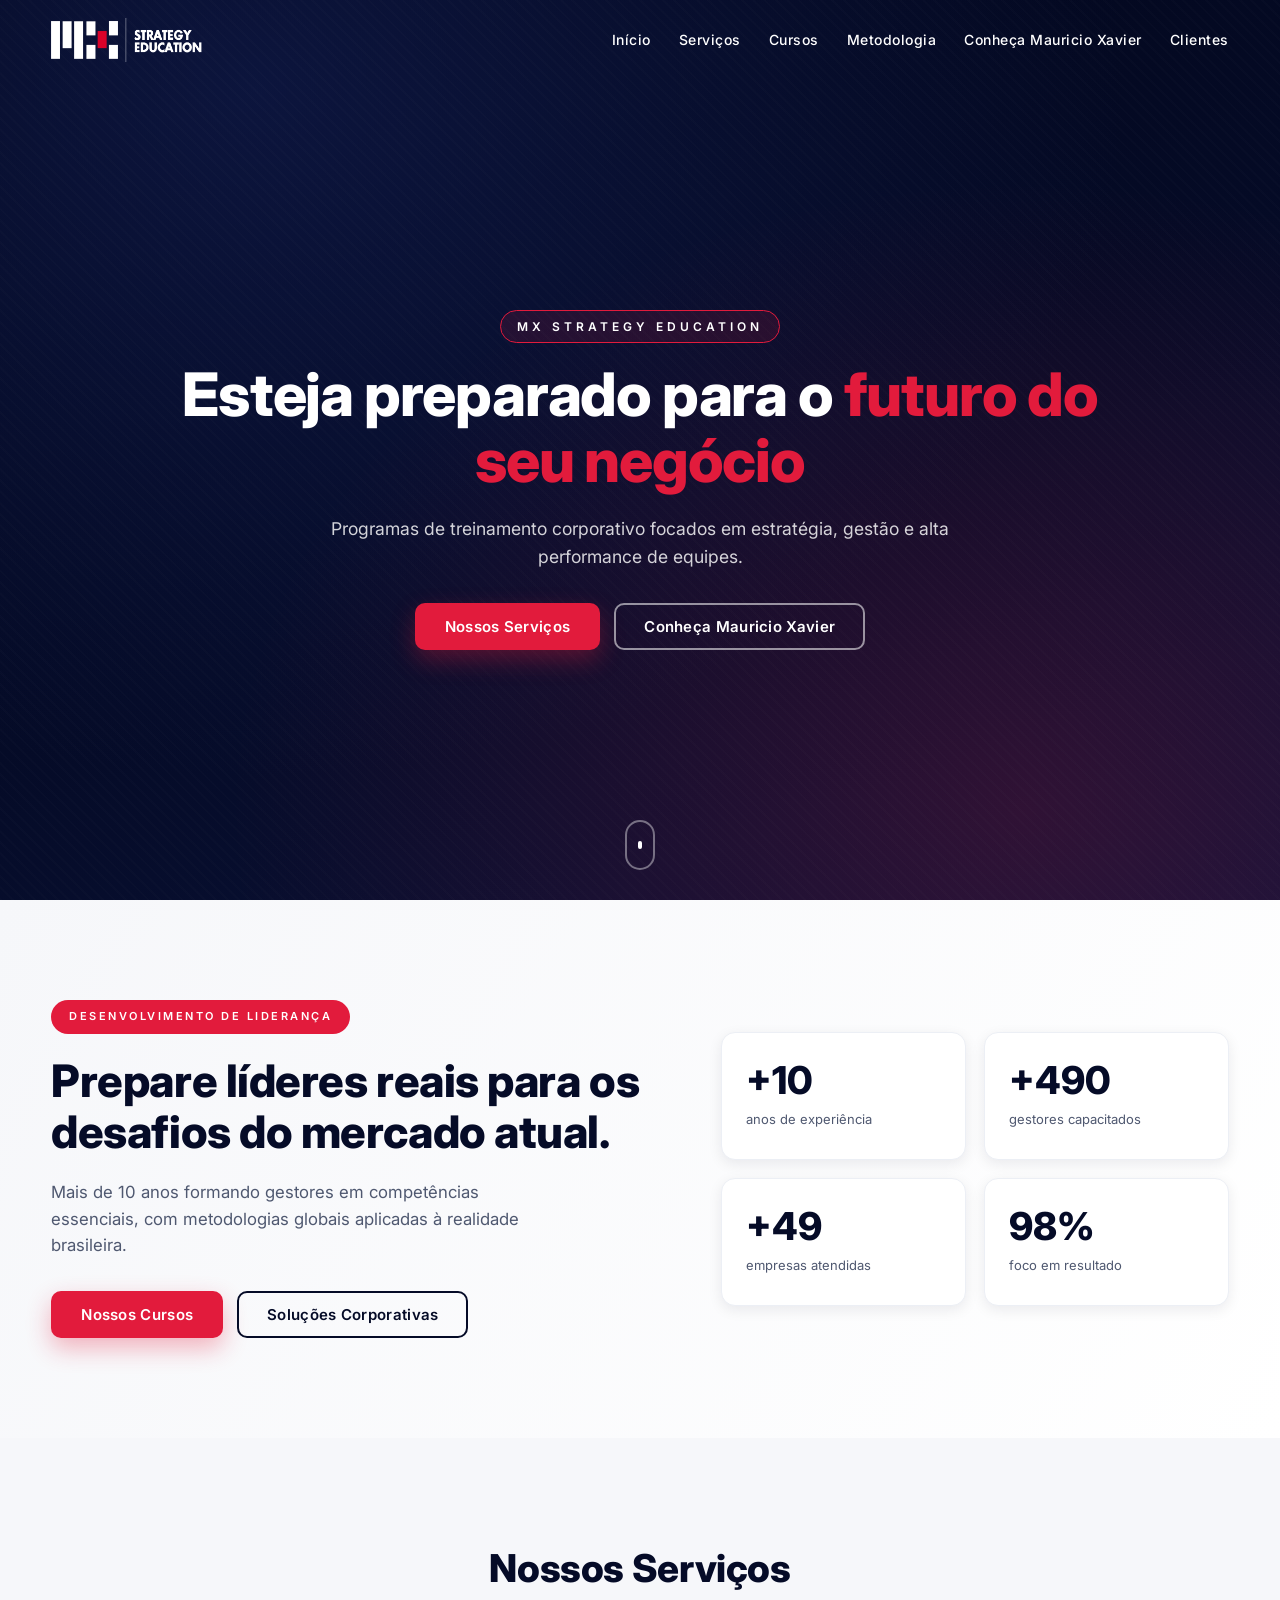
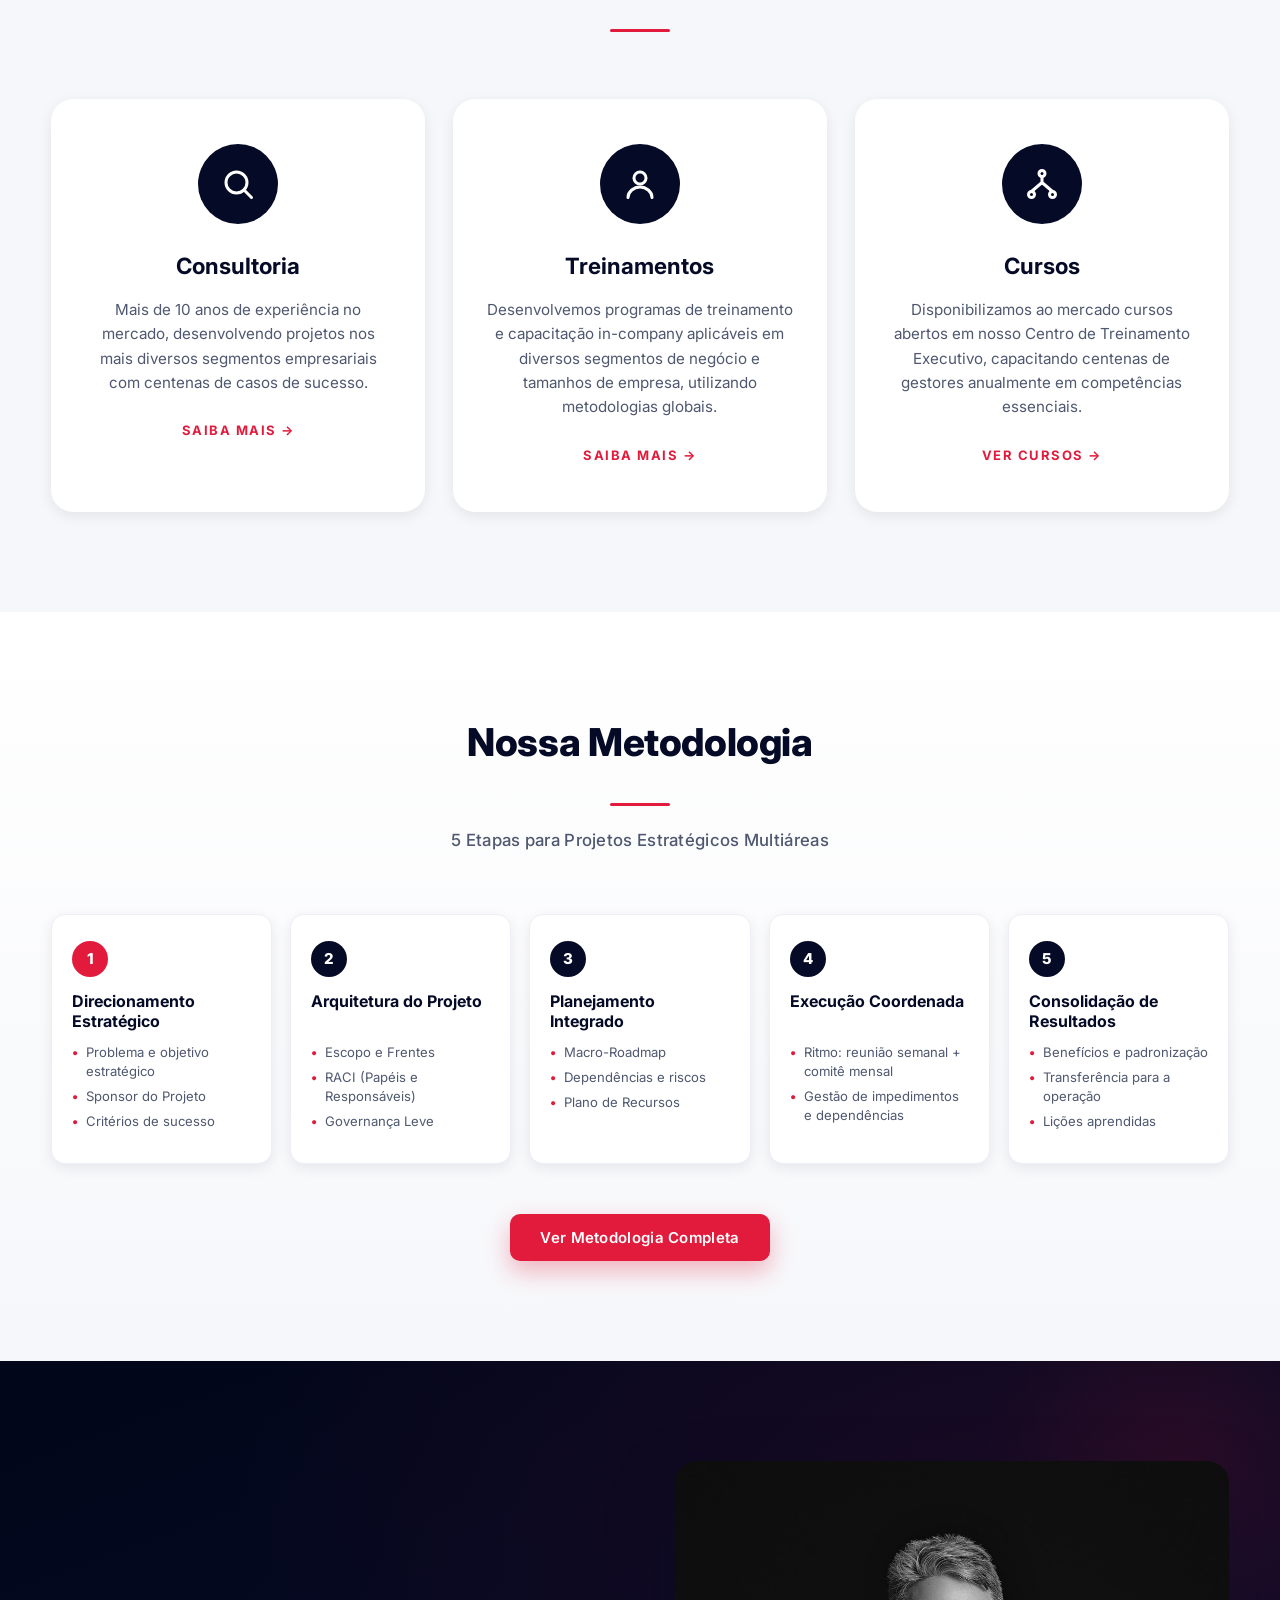
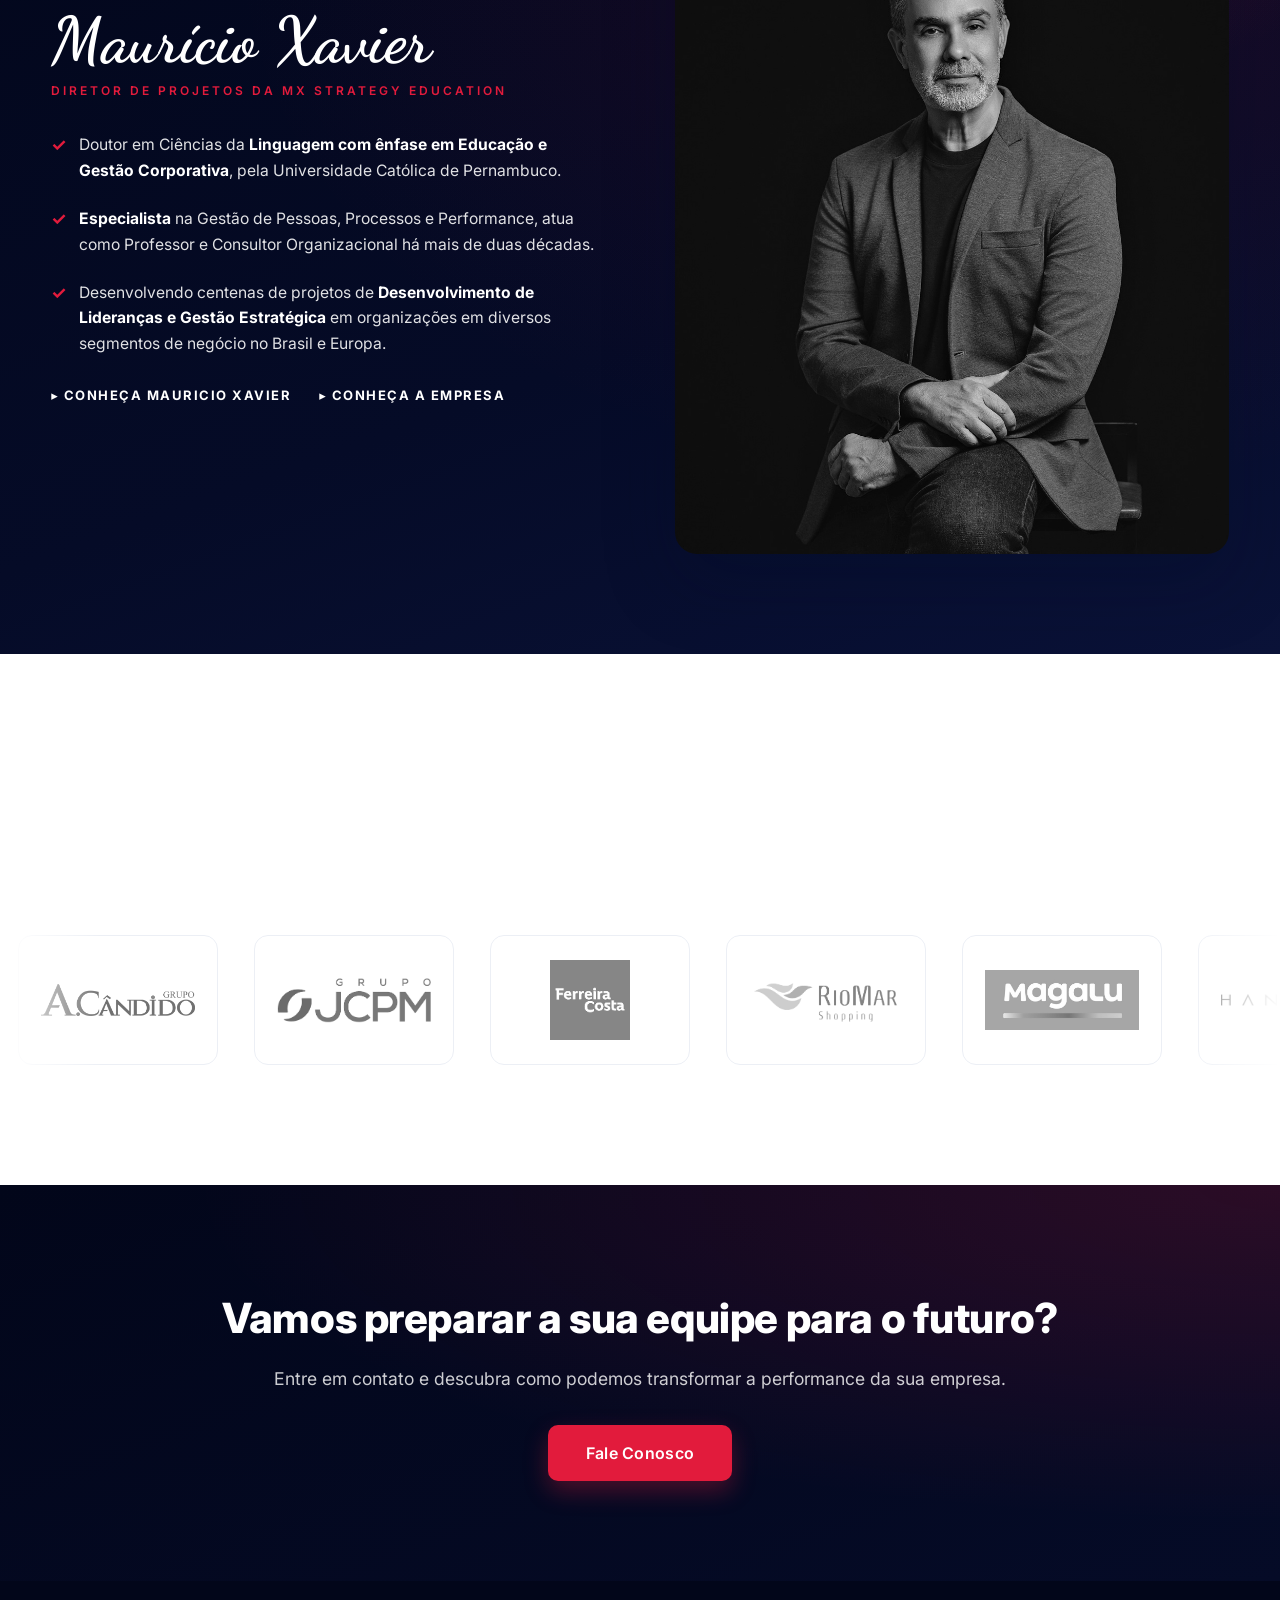
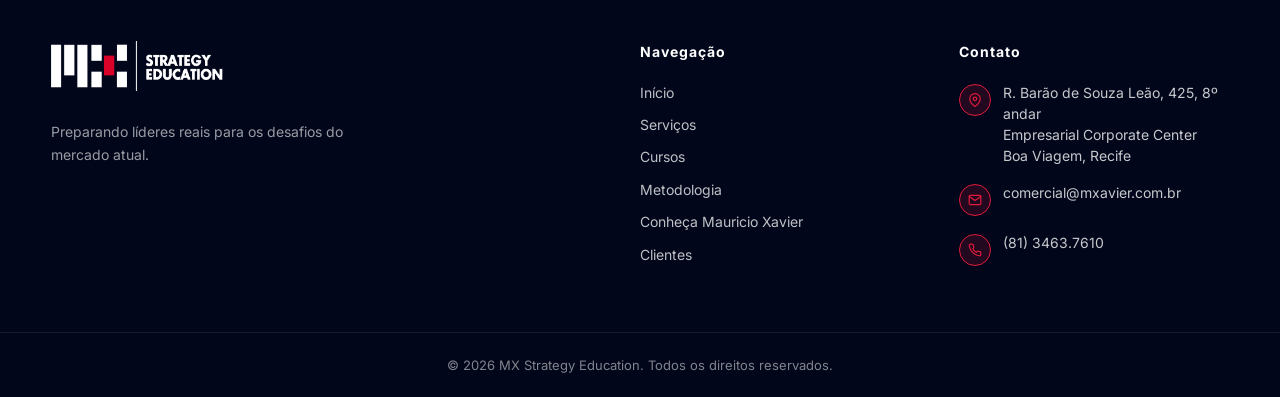
<file: index.html>
<!DOCTYPE html>
<html lang="pt-BR">
<head>
  <meta charset="UTF-8" />
  <meta name="viewport" content="width=device-width, initial-scale=1.0" />
  <meta name="description" content="MX Strategy Education — Consultoria, treinamentos e cursos em gestão estratégica, liderança e alta performance de equipes. Mais de 10 anos formando gestores no Brasil." />
  <meta name="keywords" content="treinamento corporativo, consultoria empresarial, gestão estratégica, liderança, MBA, Maurício Xavier, M.Xavier & Associados, Recife, Boa Viagem" />
  <meta name="author" content="MX Strategy Education" />
  <meta name="robots" content="index, follow" />
  <title>MX Strategy Education</title>

  <link rel="canonical" href="https://www.mxavier.com.br/" />

  <meta property="og:type" content="website" />
  <meta property="og:site_name" content="MX Strategy Education" />
  <meta property="og:locale" content="pt_BR" />
  <meta property="og:url" content="https://www.mxavier.com.br/" />
  <meta property="og:title" content="MX Strategy Education | Esteja preparado para o futuro do seu negócio" />
  <meta property="og:description" content="Consultoria, treinamentos e cursos em gestão estratégica, liderança e alta performance de equipes." />
  <meta property="og:image" content="https://www.mxavier.com.br/assets/mx-logo-branca.png" />
  <meta property="og:image:alt" content="MX Strategy Education" />

  <meta name="twitter:card" content="summary_large_image" />
  <meta name="twitter:title" content="MX Strategy Education" />
  <meta name="twitter:description" content="Programas de treinamento corporativo focados em estratégia, gestão e alta performance de equipes." />
  <meta name="twitter:image" content="https://www.mxavier.com.br/assets/mx-logo-branca.png" />

  <link rel="icon" type="image/svg+xml" href="assets/favicon.svg" />
  <link rel="alternate icon" href="assets/favicon.svg" />

  <link rel="preconnect" href="https://fonts.googleapis.com">
  <link rel="preconnect" href="https://fonts.gstatic.com" crossorigin>
  <link href="https://fonts.googleapis.com/css2?family=Inter:wght@400;500;600;700;800;900&family=Dancing+Script:wght@700&display=swap" rel="stylesheet">

  <link rel="stylesheet" href="css/styles.css" />
</head>
<body>

  <header class="site-header" id="siteHeader">
    <div class="container nav-container">
      <a href="#inicio" class="logo">
        <img src="assets/mx-logo-branca.png" alt="MX Strategy Education">
      </a>
      <nav class="nav" id="mainNav">
        <a href="#inicio">Início</a>
        <a href="#servicos">Serviços</a>
        <a href="cursos.html">Cursos</a>
        <a href="#metodologia">Metodologia</a>
        <a href="#mauricio">Conheça Mauricio Xavier</a>
        <a href="#clientes">Clientes</a>
      </nav>
      <button class="nav-toggle" id="navToggle" aria-label="Abrir menu">
        <span></span><span></span><span></span>
      </button>
    </div>
  </header>

  <section class="hero" id="inicio">
    <div class="hero-overlay"></div>
    <div class="container hero-content">
      <p class="eyebrow">MX STRATEGY EDUCATION</p>
      <h1 class="hero-title">
        Esteja preparado para o <span class="accent">futuro do seu negócio</span>
      </h1>
      <p class="hero-sub">
        Programas de treinamento corporativo focados em estratégia,
        gestão e alta performance de equipes.
      </p>
      <div class="hero-cta">
        <a href="#servicos" class="btn btn-primary">Nossos Serviços</a>
        <a href="#mauricio" class="btn btn-ghost">Conheça Mauricio Xavier</a>
      </div>
    </div>
    <a href="#servicos" class="scroll-down" aria-label="Rolar para baixo"><span></span></a>
  </section>

  <section class="band">
    <div class="container band-grid">
      <div class="band-text">
        <span class="badge">DESENVOLVIMENTO DE LIDERANÇA</span>
        <h2>Prepare líderes reais para os desafios do mercado atual.</h2>
        <p>Mais de 10 anos formando gestores em competências essenciais, com metodologias globais aplicadas à realidade brasileira.</p>
        <div class="band-cta">
          <a href="#servicos" class="btn btn-primary">Nossos Cursos</a>
          <a href="#mauricio" class="btn btn-outline">Soluções Corporativas</a>
        </div>
      </div>
      <div class="band-stats">
        <div class="stat"><strong>+10</strong><span>anos de experiência</span></div>
        <div class="stat"><strong>+500</strong><span>gestores capacitados</span></div>
        <div class="stat"><strong>+50</strong><span>empresas atendidas</span></div>
        <div class="stat"><strong>100%</strong><span>foco em resultado</span></div>
      </div>
    </div>
  </section>

  <section class="services" id="servicos">
    <div class="container">
      <header class="section-header">
        <h2>Nossos Serviços</h2>
        <span class="section-divider"></span>
      </header>
      <div class="service-grid">
        <article class="service-card">
          <div class="service-icon">
            <svg viewBox="0 0 24 24" fill="none" stroke="currentColor" stroke-width="2" stroke-linecap="round" stroke-linejoin="round">
              <circle cx="11" cy="11" r="7"></circle><path d="m21 21-4.3-4.3"></path>
            </svg>
          </div>
          <h3>Consultoria</h3>
          <p>Mais de 10 anos de experiência no mercado, desenvolvendo projetos nos mais diversos segmentos empresariais com centenas de casos de sucesso.</p>
          <a href="#contato" class="card-link">SAIBA MAIS →</a>
        </article>
        <article class="service-card">
          <div class="service-icon">
            <svg viewBox="0 0 24 24" fill="none" stroke="currentColor" stroke-width="2" stroke-linecap="round" stroke-linejoin="round">
              <circle cx="12" cy="8" r="4"></circle><path d="M4 21c0-4 4-7 8-7s8 3 8 7"></path>
            </svg>
          </div>
          <h3>Treinamentos</h3>
          <p>Desenvolvemos programas de treinamento e capacitação in-company aplicáveis em diversos segmentos de negócio e tamanhos de empresa, utilizando metodologias globais.</p>
          <a href="#contato" class="card-link">SAIBA MAIS →</a>
        </article>
        <article class="service-card">
          <div class="service-icon">
            <svg viewBox="0 0 24 24" fill="none" stroke="currentColor" stroke-width="2" stroke-linecap="round" stroke-linejoin="round">
              <circle cx="12" cy="5" r="2"></circle><circle cx="5" cy="19" r="2"></circle><circle cx="19" cy="19" r="2"></circle><path d="M12 7v4M12 11l-7 6M12 11l7 6"></path>
            </svg>
          </div>
          <h3>Cursos</h3>
          <p>Disponibilizamos ao mercado cursos abertos em nosso Centro de Treinamento Executivo, capacitando centenas de gestores anualmente em competências essenciais.</p>
          <a href="cursos.html" class="card-link">VER CURSOS →</a>
        </article>
      </div>
    </div>
  </section>

  <section class="methodology" id="metodologia">
    <div class="container">
      <header class="section-header">
        <h2>Nossa Metodologia</h2>
        <span class="section-divider"></span>
        <span class="section-sub">5 Etapas para Projetos Estratégicos Multiáreas</span>
      </header>

      <div class="method-overview">
        <div class="method-stage">
          <span class="stage-num">1</span>
          <h3>Direcionamento Estratégico</h3>
          <ul>
            <li>Problema e objetivo estratégico</li>
            <li>Sponsor do Projeto</li>
            <li>Critérios de sucesso</li>
          </ul>
        </div>
        <div class="method-stage">
          <span class="stage-num">2</span>
          <h3>Arquitetura do Projeto</h3>
          <ul>
            <li>Escopo e Frentes</li>
            <li>RACI (Papéis e Responsáveis)</li>
            <li>Governança Leve</li>
          </ul>
        </div>
        <div class="method-stage">
          <span class="stage-num">3</span>
          <h3>Planejamento Integrado</h3>
          <ul>
            <li>Macro-Roadmap</li>
            <li>Dependências e riscos</li>
            <li>Plano de Recursos</li>
          </ul>
        </div>
        <div class="method-stage">
          <span class="stage-num">4</span>
          <h3>Execução Coordenada</h3>
          <ul>
            <li>Ritmo: reunião semanal + comitê mensal</li>
            <li>Gestão de impedimentos e dependências</li>
          </ul>
        </div>
        <div class="method-stage">
          <span class="stage-num">5</span>
          <h3>Consolidação de Resultados</h3>
          <ul>
            <li>Benefícios e padronização</li>
            <li>Transferência para a operação</li>
            <li>Lições aprendidas</li>
          </ul>
        </div>
      </div>

      <div class="method-cta">
        <a href="metodologia.html" class="btn btn-primary">Ver Metodologia Completa</a>
      </div>
    </div>
  </section>

  <section class="mauricio" id="mauricio">
    <div class="container mauricio-grid">
      <div class="mauricio-text">
        <h2 class="mauricio-name">Maurício Xavier</h2>
        <p class="mauricio-role">DIRETOR DE PROJETOS DA MX STRATEGY EDUCATION</p>
        <ul class="bullet-list">
          <li>Doutor em Ciências da <strong>Linguagem com ênfase em Educação e Gestão Corporativa</strong>, pela Universidade Católica de Pernambuco.</li>
          <li><strong>Especialista</strong> na Gestão de Pessoas, Processos e Performance, atua como Professor e Consultor Organizacional há mais de duas décadas.</li>
          <li>Desenvolvendo centenas de projetos de <strong>Desenvolvimento de Lideranças e Gestão Estratégica</strong> em organizações em diversos segmentos de negócio no Brasil e Europa.</li>
        </ul>
        <div class="mauricio-links">
          <a href="mauricio.html" class="link-arrow">▸ CONHEÇA MAURICIO XAVIER</a>
          <a href="empresa.html" class="link-arrow">▸ CONHEÇA A EMPRESA</a>
        </div>
      </div>
      <div class="mauricio-photo">
        <img src="assets/mauricio.jpg" alt="Maurício Xavier">
      </div>
    </div>
  </section>

  <section class="clients" id="clientes">
    <div class="container">
      <header class="section-header">
        <h2>Clientes</h2>
        <span class="section-divider"></span>
      </header>
    </div>
    <div class="client-carousel">
      <div class="client-track">
        <div class="client-slide"><img src="assets/cliente-acandido.png" alt="Grupo A.Cândido"></div>
        <div class="client-slide"><img src="assets/cliente-jcpm.png" alt="JCPM"></div>
        <div class="client-slide"><img src="assets/cliente-ferreiracosta.png" alt="Ferreira Costa"></div>
        <div class="client-slide"><img src="assets/cliente-shopping-riomar.png" alt="Shopping RioMar"></div>
        <div class="client-slide"><img src="assets/cliente-magalu.png" alt="Magalu"></div>
        <div class="client-slide"><img src="assets/cliente-hanazaki.jpg" alt="Hanazaki"></div>
        <div class="client-slide"><img src="assets/cliente-tre-pe.png" alt="TRE-PE"></div>
        <div class="client-slide"><img src="assets/cliente-shopping-plaza.png" alt="Shopping Plaza"></div>
        <div class="client-slide"><img src="assets/cliente-isis.png" alt="Isis"></div>
        <div class="client-slide"><img src="assets/cliente-trt-pe.png" alt="TRT-PE"></div>
        <div class="client-slide"><img src="assets/cliente-total-combustiveis.png" alt="Total Combustíveis"></div>
        <div class="client-slide"><img src="assets/cliente-acandido.png" alt="Grupo A.Cândido"></div>
        <div class="client-slide"><img src="assets/cliente-jcpm.png" alt="JCPM"></div>
        <div class="client-slide"><img src="assets/cliente-ferreiracosta.png" alt="Ferreira Costa"></div>
        <div class="client-slide"><img src="assets/cliente-shopping-riomar.png" alt="Shopping RioMar"></div>
        <div class="client-slide"><img src="assets/cliente-magalu.png" alt="Magalu"></div>
        <div class="client-slide"><img src="assets/cliente-hanazaki.jpg" alt="Hanazaki"></div>
        <div class="client-slide"><img src="assets/cliente-tre-pe.png" alt="TRE-PE"></div>
        <div class="client-slide"><img src="assets/cliente-shopping-plaza.png" alt="Shopping Plaza"></div>
        <div class="client-slide"><img src="assets/cliente-isis.png" alt="Isis"></div>
        <div class="client-slide"><img src="assets/cliente-trt-pe.png" alt="TRT-PE"></div>
        <div class="client-slide"><img src="assets/cliente-total-combustiveis.png" alt="Total Combustíveis"></div>
      </div>
    </div>
  </section>

  <section class="cta" id="contato">
    <div class="container cta-inner">
      <h2>Vamos preparar a sua equipe para o futuro?</h2>
      <p>Entre em contato e descubra como podemos transformar a performance da sua empresa.</p>
      <a href="mailto:comercial@mxavier.com.br" class="btn btn-primary btn-lg">Fale Conosco</a>
    </div>
  </section>

  <footer class="site-footer">
    <div class="container footer-grid">
      <div>
        <div class="logo logo-footer"><img src="assets/mx-logo-branca.png" alt="MX Strategy Education"></div>
        <p class="footer-tagline">Preparando líderes reais para os desafios do mercado atual.</p>
      </div>
      <div>
        <h4>Navegação</h4>
        <ul>
          <li><a href="#inicio">Início</a></li>
          <li><a href="#servicos">Serviços</a></li>
          <li><a href="cursos.html">Cursos</a></li>
          <li><a href="#metodologia">Metodologia</a></li>
          <li><a href="#mauricio">Conheça Mauricio Xavier</a></li>
          <li><a href="#clientes">Clientes</a></li>
        </ul>
      </div>
      <div>
        <h4>Contato</h4>
        <ul class="contact-list">
          <li>
            <span class="contact-icon"><svg viewBox="0 0 24 24" fill="none" stroke="currentColor" stroke-width="2" stroke-linecap="round" stroke-linejoin="round"><path d="M21 10c0 7-9 13-9 13s-9-6-9-13a9 9 0 0 1 18 0z"></path><circle cx="12" cy="10" r="3"></circle></svg></span>
            <span>R. Barão de Souza Leão, 425, 8º andar<br>Empresarial Corporate Center<br>Boa Viagem, Recife</span>
          </li>
          <li>
            <span class="contact-icon"><svg viewBox="0 0 24 24" fill="none" stroke="currentColor" stroke-width="2" stroke-linecap="round" stroke-linejoin="round"><rect x="2" y="4" width="20" height="16" rx="2"></rect><path d="m22 6-10 7L2 6"></path></svg></span>
            <a href="mailto:comercial@mxavier.com.br">comercial@mxavier.com.br</a>
          </li>
          <li>
            <span class="contact-icon"><svg viewBox="0 0 24 24" fill="none" stroke="currentColor" stroke-width="2" stroke-linecap="round" stroke-linejoin="round"><path d="M22 16.92v3a2 2 0 0 1-2.18 2 19.79 19.79 0 0 1-8.63-3.07 19.5 19.5 0 0 1-6-6 19.79 19.79 0 0 1-3.07-8.67A2 2 0 0 1 4.11 2h3a2 2 0 0 1 2 1.72 12.84 12.84 0 0 0 .7 2.81 2 2 0 0 1-.45 2.11L8.09 9.91a16 16 0 0 0 6 6l1.27-1.27a2 2 0 0 1 2.11-.45 12.84 12.84 0 0 0 2.81.7A2 2 0 0 1 22 16.92z"></path></svg></span>
            <a href="tel:+558134637610">(81) 3463.7610</a>
          </li>
        </ul>
      </div>
    </div>
    <div class="footer-bottom">
      <div class="container">© <span id="year"></span> MX Strategy Education. Todos os direitos reservados.</div>
    </div>
  </footer>

  <script src="js/script.js"></script>

  <script type="application/ld+json">
  {
    "@context": "https://schema.org",
    "@type": "Organization",
    "name": "MX Strategy Education",
    "alternateName": "M.XAVIER & ASSOCIADOS",
    "description": "Consultoria, treinamentos e cursos em gestão estratégica, liderança e alta performance de equipes.",
    "url": "https://www.mxavier.com.br/",
    "logo": "https://www.mxavier.com.br/assets/mx-logo-branca.png",
    "email": "comercial@mxavier.com.br",
    "telephone": "+55-81-3463-7610",
    "address": {"@type": "PostalAddress", "streetAddress": "R. Barão de Souza Leão, 425, 8º andar - Empresarial Corporate Center", "addressLocality": "Recife", "addressRegion": "PE", "addressCountry": "BR"},
    "founder": {"@type": "Person", "name": "Maurício Xavier", "jobTitle": "Diretor de Projetos"},
    "areaServed": "BR",
    "knowsAbout": ["Treinamento Corporativo", "Consultoria Empresarial", "Gestão Estratégica", "Desenvolvimento de Liderança"]
  }
  </script>
</body>
</html>
</file>
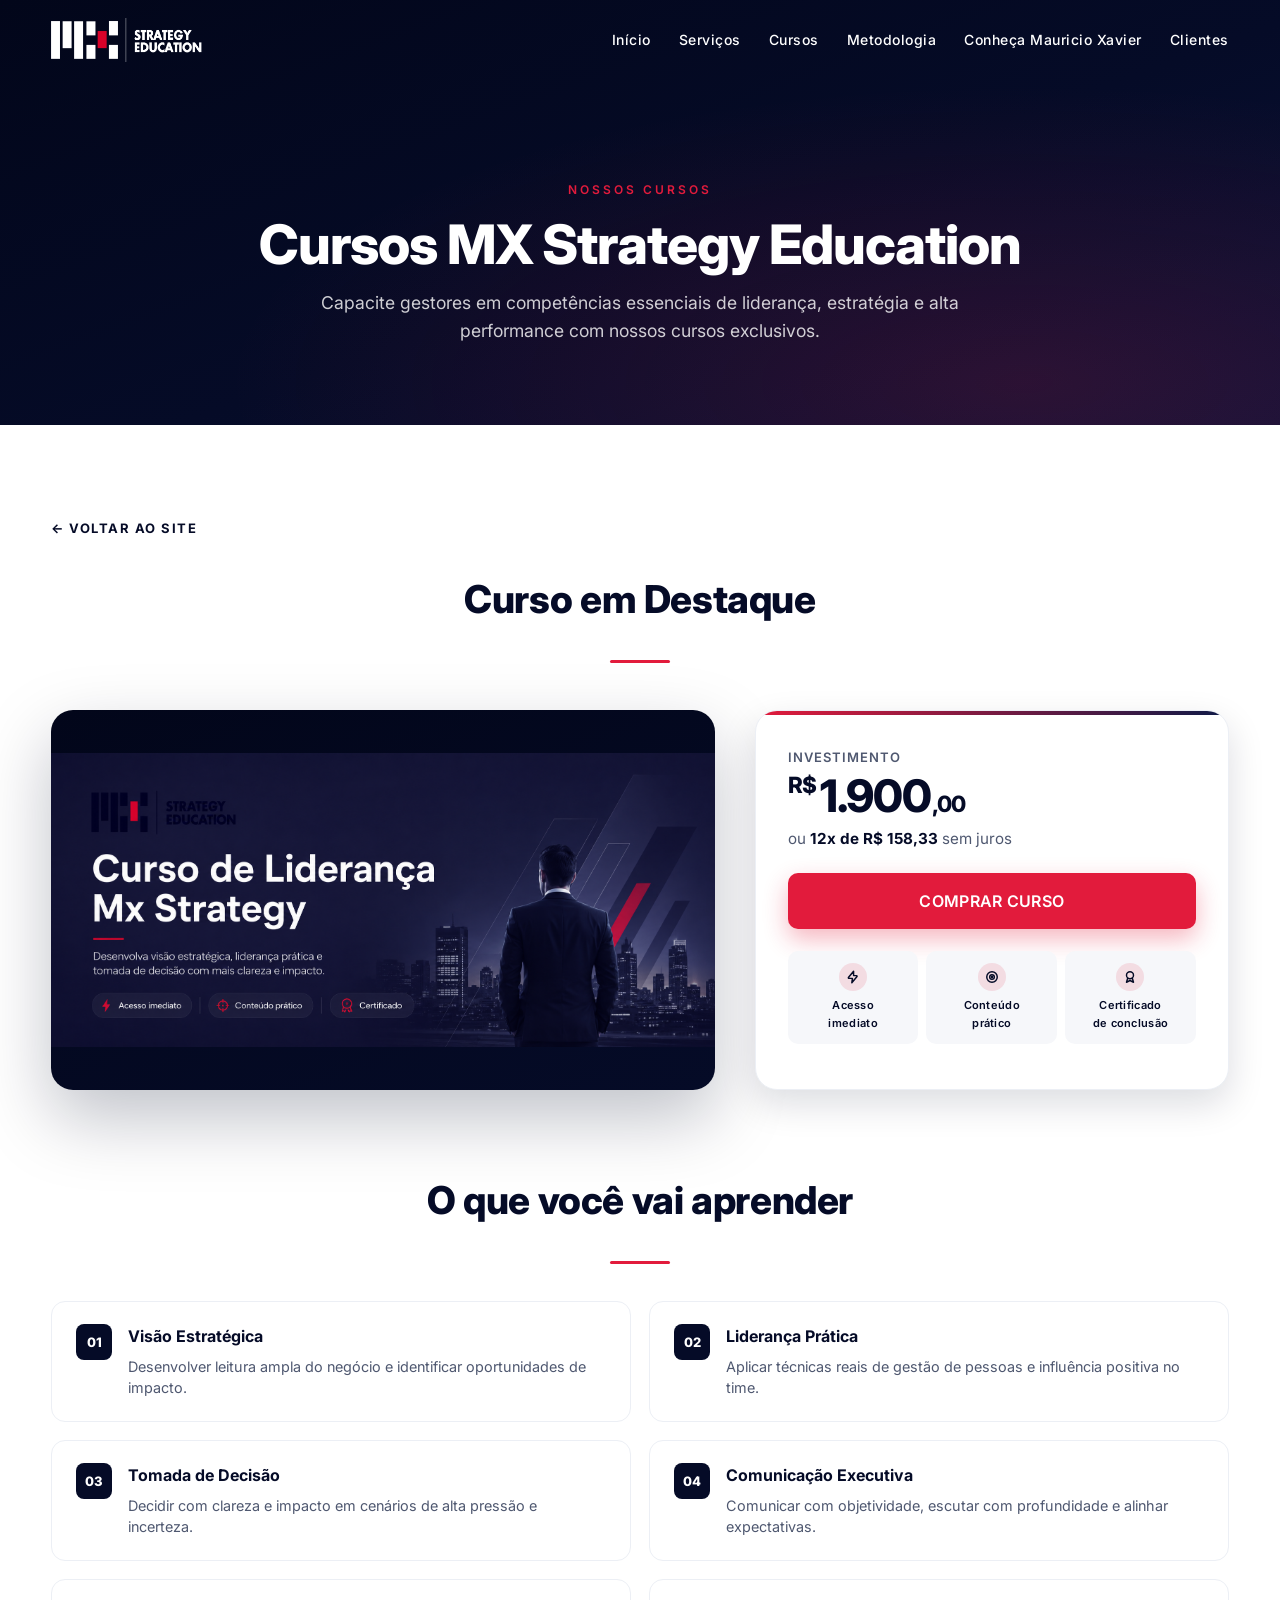
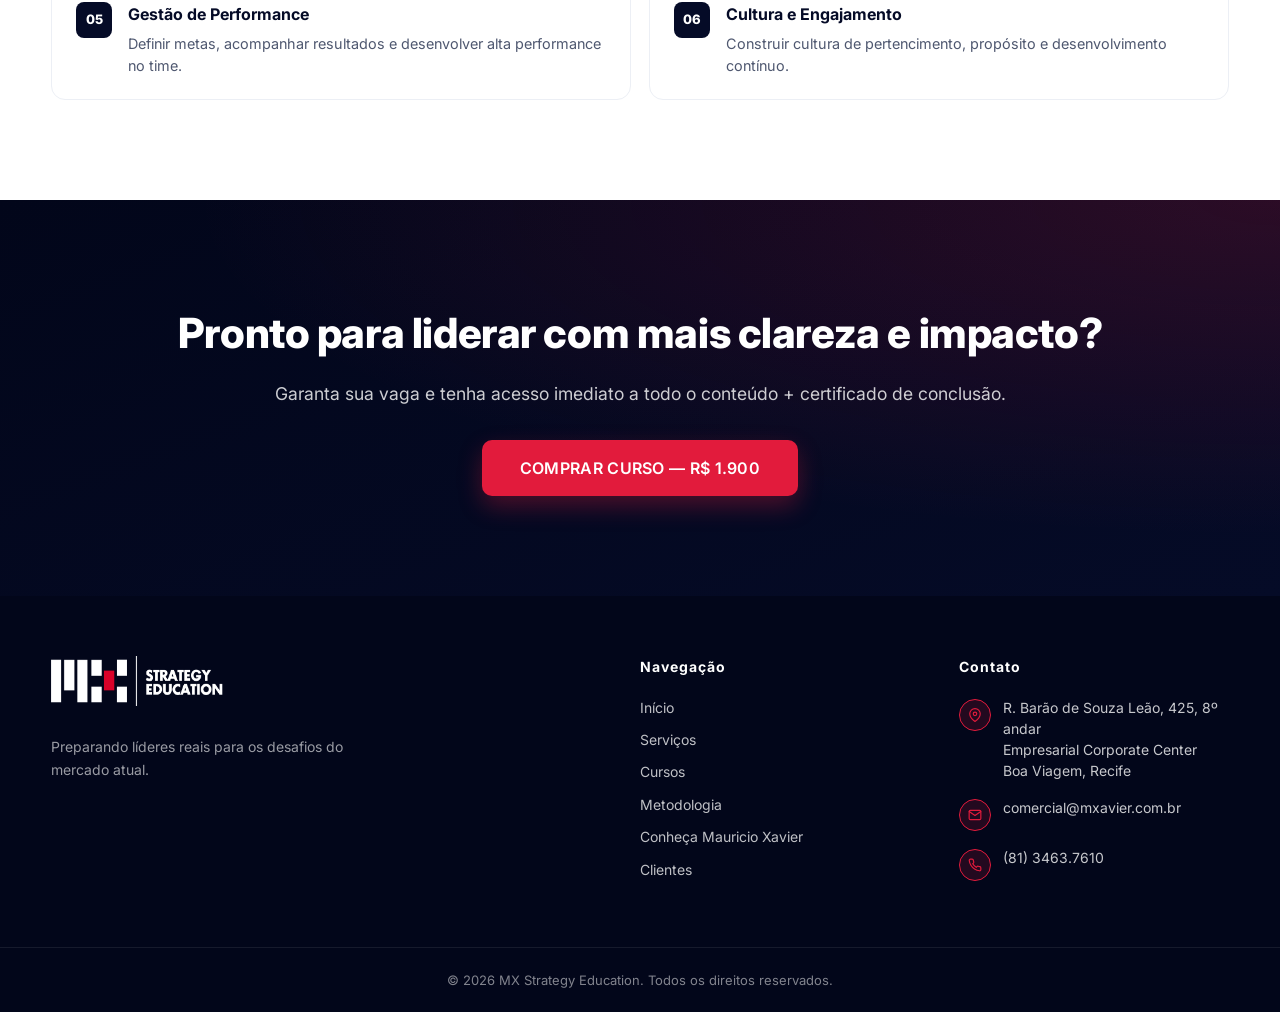
<file: cursos.html>
<!DOCTYPE html>
<html lang="pt-BR">
<head>
  <meta charset="UTF-8" />
  <meta name="viewport" content="width=device-width, initial-scale=1.0" />
  <meta name="description" content="Curso de Liderança MX Strategy — Desenvolva visão estratégica, liderança prática e tomada de decisão. Acesso imediato, conteúdo prático e certificado." />
  <meta name="keywords" content="curso liderança, liderança MX Strategy, gestão estratégica, tomada de decisão, treinamento online, Maurício Xavier" />
  <meta name="author" content="MX Strategy Education" />
  <meta name="robots" content="index, follow" />
  <title>Cursos | MX Strategy Education</title>

  <link rel="canonical" href="https://www.mxavier.com.br/cursos.html" />

  <meta property="og:type" content="website" />
  <meta property="og:site_name" content="MX Strategy Education" />
  <meta property="og:locale" content="pt_BR" />
  <meta property="og:url" content="https://www.mxavier.com.br/cursos.html" />
  <meta property="og:title" content="Curso de Liderança MX Strategy" />
  <meta property="og:description" content="Desenvolva visão estratégica, liderança prática e tomada de decisão com mais clareza e impacto." />
  <meta property="og:image" content="https://www.mxavier.com.br/assets/curso-lideranca-banner.jpg" />

  <meta name="twitter:card" content="summary_large_image" />
  <meta name="twitter:title" content="Curso de Liderança MX Strategy" />
  <meta name="twitter:description" content="Desenvolva visão estratégica e liderança prática." />
  <meta name="twitter:image" content="https://www.mxavier.com.br/assets/curso-lideranca-banner.jpg" />

  <link rel="icon" type="image/svg+xml" href="assets/favicon.svg" />
  <link rel="alternate icon" href="assets/favicon.svg" />

  <link rel="preconnect" href="https://fonts.googleapis.com">
  <link rel="preconnect" href="https://fonts.gstatic.com" crossorigin>
  <link href="https://fonts.googleapis.com/css2?family=Inter:wght@400;500;600;700;800;900&family=Dancing+Script:wght@700&display=swap" rel="stylesheet">

  <link rel="stylesheet" href="css/styles.css" />
</head>
<body>

  <header class="site-header scrolled" id="siteHeader">
    <div class="container nav-container">
      <a href="index.html" class="logo"><img src="assets/mx-logo-branca.png" alt="MX Strategy Education"></a>
      <nav class="nav" id="mainNav">
        <a href="index.html#inicio">Início</a>
        <a href="index.html#servicos">Serviços</a>
        <a href="cursos.html">Cursos</a>
        <a href="index.html#metodologia">Metodologia</a>
        <a href="index.html#mauricio">Conheça Mauricio Xavier</a>
        <a href="index.html#clientes">Clientes</a>
      </nav>
      <button class="nav-toggle" id="navToggle" aria-label="Abrir menu"><span></span><span></span><span></span></button>
    </div>
  </header>

  <section class="page-hero">
    <div class="container">
      <p class="breadcrumb">NOSSOS CURSOS</p>
      <h1>Cursos MX Strategy Education</h1>
      <p class="lead">Capacite gestores em competências essenciais de liderança, estratégia e alta performance com nossos cursos exclusivos.</p>
    </div>
  </section>

  <section class="content-page">
    <div class="container">
      <a href="index.html" class="back-link">← VOLTAR AO SITE</a>

      <header class="section-header" style="margin-bottom: 40px;">
        <h2>Curso em Destaque</h2>
        <span class="section-divider"></span>
      </header>

      <div class="course-grid">
        <div class="course-banner">
          <!-- CAPA DO CURSO: salve a imagem como assets/curso-lideranca-banner.png -->
          <img src="assets/curso-lideranca-banner.png" alt="Curso de Liderança MX Strategy" onerror="this.style.display='none'; this.nextElementSibling.style.display='grid';">
          <div class="banner-placeholder" style="display:none;">
            <span>Capa do curso<br><small>(assets/curso-lideranca-banner.png)</small></span>
          </div>
        </div>

        <div class="course-card">
          <div>
            <p class="price-label">Investimento</p>
            <p class="price-main"><span class="currency">R$</span>1.900<small style="font-size:0.5em">,00</small></p>
            <p class="price-installments">ou <strong>12x de R$ 158,33</strong> sem juros</p>

            <!-- TROQUE O HREF ABAIXO PELO LINK DO CHECKOUT QUANDO TIVER -->
            <a href="https://checkout.thebank.com.br/7467668013085171712" class="btn btn-primary btn-lg" target="_blank" rel="noopener">COMPRAR CURSO</a>

            <div class="course-features">
              <div class="feature">
                <span class="feature-icon">
                  <svg viewBox="0 0 24 24" fill="none" stroke="currentColor" stroke-width="2.5" stroke-linecap="round" stroke-linejoin="round"><path d="M13 2L4.09 12.97a1 1 0 0 0 .91 1.4H11l-1 7.63L18.91 11.03A1 1 0 0 0 18 9.63H13L13 2z"></path></svg>
                </span>
                <span>Acesso<br>imediato</span>
              </div>
              <div class="feature">
                <span class="feature-icon">
                  <svg viewBox="0 0 24 24" fill="none" stroke="currentColor" stroke-width="2.5" stroke-linecap="round" stroke-linejoin="round"><circle cx="12" cy="12" r="9"></circle><circle cx="12" cy="12" r="4"></circle><circle cx="12" cy="12" r="1"></circle></svg>
                </span>
                <span>Conteúdo<br>prático</span>
              </div>
              <div class="feature">
                <span class="feature-icon">
                  <svg viewBox="0 0 24 24" fill="none" stroke="currentColor" stroke-width="2.5" stroke-linecap="round" stroke-linejoin="round"><circle cx="12" cy="9" r="6"></circle><path d="M8 14l-2 7 6-3 6 3-2-7"></path></svg>
                </span>
                <span>Certificado<br>de conclusão</span>
              </div>
            </div>
          </div>
        </div>
      </div>

      <section class="course-modules">
        <header class="section-header" style="margin-bottom: 20px;">
          <h2>O que você vai aprender</h2>
          <span class="section-divider"></span>
        </header>

        <div class="modules-grid">
          <div class="module-card">
            <div class="mod-num">01</div>
            <div>
              <h4>Visão Estratégica</h4>
              <p>Desenvolver leitura ampla do negócio e identificar oportunidades de impacto.</p>
            </div>
          </div>
          <div class="module-card">
            <div class="mod-num">02</div>
            <div>
              <h4>Liderança Prática</h4>
              <p>Aplicar técnicas reais de gestão de pessoas e influência positiva no time.</p>
            </div>
          </div>
          <div class="module-card">
            <div class="mod-num">03</div>
            <div>
              <h4>Tomada de Decisão</h4>
              <p>Decidir com clareza e impacto em cenários de alta pressão e incerteza.</p>
            </div>
          </div>
          <div class="module-card">
            <div class="mod-num">04</div>
            <div>
              <h4>Comunicação Executiva</h4>
              <p>Comunicar com objetividade, escutar com profundidade e alinhar expectativas.</p>
            </div>
          </div>
          <div class="module-card">
            <div class="mod-num">05</div>
            <div>
              <h4>Gestão de Performance</h4>
              <p>Definir metas, acompanhar resultados e desenvolver alta performance no time.</p>
            </div>
          </div>
          <div class="module-card">
            <div class="mod-num">06</div>
            <div>
              <h4>Cultura e Engajamento</h4>
              <p>Construir cultura de pertencimento, propósito e desenvolvimento contínuo.</p>
            </div>
          </div>
        </div>
      </section>
    </div>
  </section>

  <section class="cta">
    <div class="container cta-inner">
      <h2>Pronto para liderar com mais clareza e impacto?</h2>
      <p>Garanta sua vaga e tenha acesso imediato a todo o conteúdo + certificado de conclusão.</p>
      <a href="https://checkout.thebank.com.br/7467668013085171712" class="btn btn-primary btn-lg" target="_blank" rel="noopener">COMPRAR CURSO — R$ 1.900</a>
    </div>
  </section>

  <footer class="site-footer">
    <div class="container footer-grid">
      <div>
        <div class="logo logo-footer"><img src="assets/mx-logo-branca.png" alt="MX Strategy Education"></div>
        <p class="footer-tagline">Preparando líderes reais para os desafios do mercado atual.</p>
      </div>
      <div>
        <h4>Navegação</h4>
        <ul>
          <li><a href="index.html#inicio">Início</a></li>
          <li><a href="index.html#servicos">Serviços</a></li>
          <li><a href="cursos.html">Cursos</a></li>
          <li><a href="index.html#metodologia">Metodologia</a></li>
          <li><a href="index.html#mauricio">Conheça Mauricio Xavier</a></li>
          <li><a href="index.html#clientes">Clientes</a></li>
        </ul>
      </div>
      <div>
        <h4>Contato</h4>
        <ul class="contact-list">
          <li>
            <span class="contact-icon"><svg viewBox="0 0 24 24" fill="none" stroke="currentColor" stroke-width="2" stroke-linecap="round" stroke-linejoin="round"><path d="M21 10c0 7-9 13-9 13s-9-6-9-13a9 9 0 0 1 18 0z"></path><circle cx="12" cy="10" r="3"></circle></svg></span>
            <span>R. Barão de Souza Leão, 425, 8º andar<br>Empresarial Corporate Center<br>Boa Viagem, Recife</span>
          </li>
          <li>
            <span class="contact-icon"><svg viewBox="0 0 24 24" fill="none" stroke="currentColor" stroke-width="2" stroke-linecap="round" stroke-linejoin="round"><rect x="2" y="4" width="20" height="16" rx="2"></rect><path d="m22 6-10 7L2 6"></path></svg></span>
            <a href="mailto:comercial@mxavier.com.br">comercial@mxavier.com.br</a>
          </li>
          <li>
            <span class="contact-icon"><svg viewBox="0 0 24 24" fill="none" stroke="currentColor" stroke-width="2" stroke-linecap="round" stroke-linejoin="round"><path d="M22 16.92v3a2 2 0 0 1-2.18 2 19.79 19.79 0 0 1-8.63-3.07 19.5 19.5 0 0 1-6-6 19.79 19.79 0 0 1-3.07-8.67A2 2 0 0 1 4.11 2h3a2 2 0 0 1 2 1.72 12.84 12.84 0 0 0 .7 2.81 2 2 0 0 1-.45 2.11L8.09 9.91a16 16 0 0 0 6 6l1.27-1.27a2 2 0 0 1 2.11-.45 12.84 12.84 0 0 0 2.81.7A2 2 0 0 1 22 16.92z"></path></svg></span>
            <a href="tel:+558134637610">(81) 3463.7610</a>
          </li>
        </ul>
      </div>
    </div>
    <div class="footer-bottom">
      <div class="container">© <span id="year"></span> MX Strategy Education. Todos os direitos reservados.</div>
    </div>
  </footer>

  <script src="js/script.js"></script>
</body>
</html>
</file>
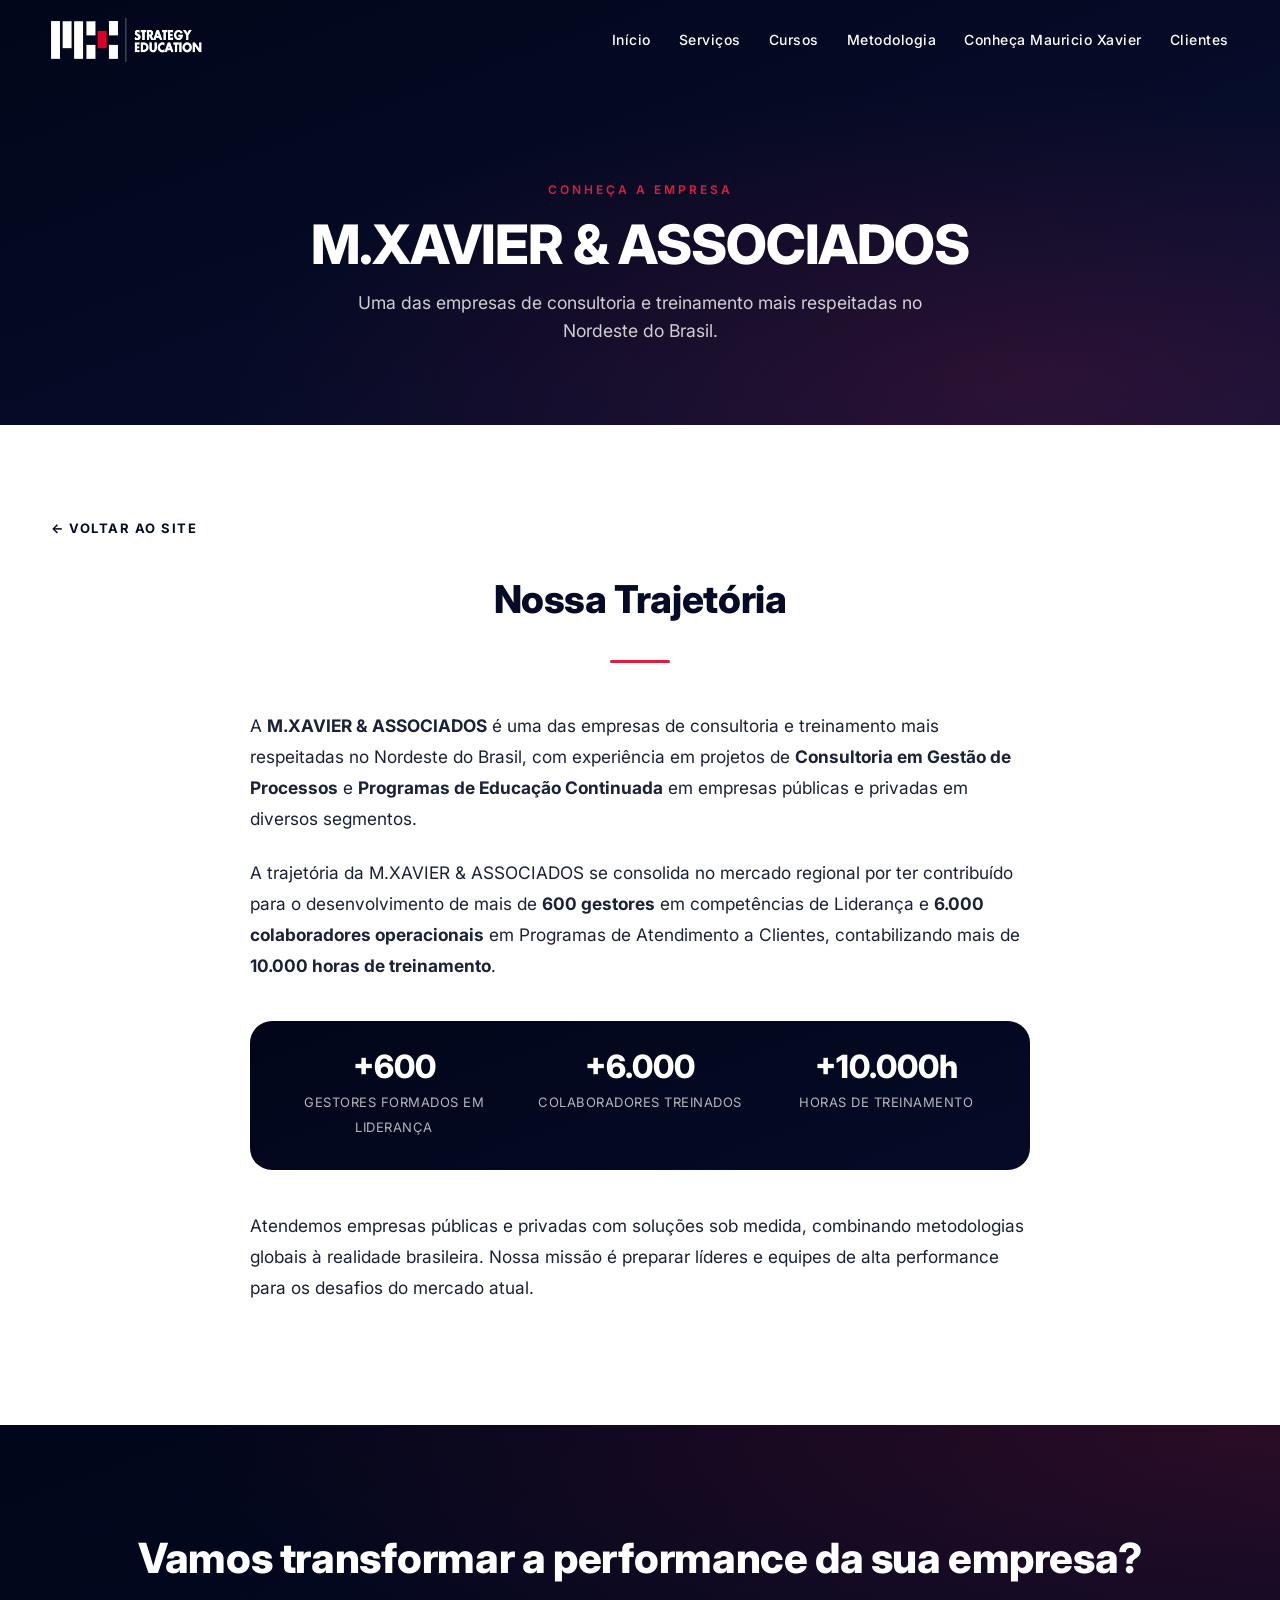
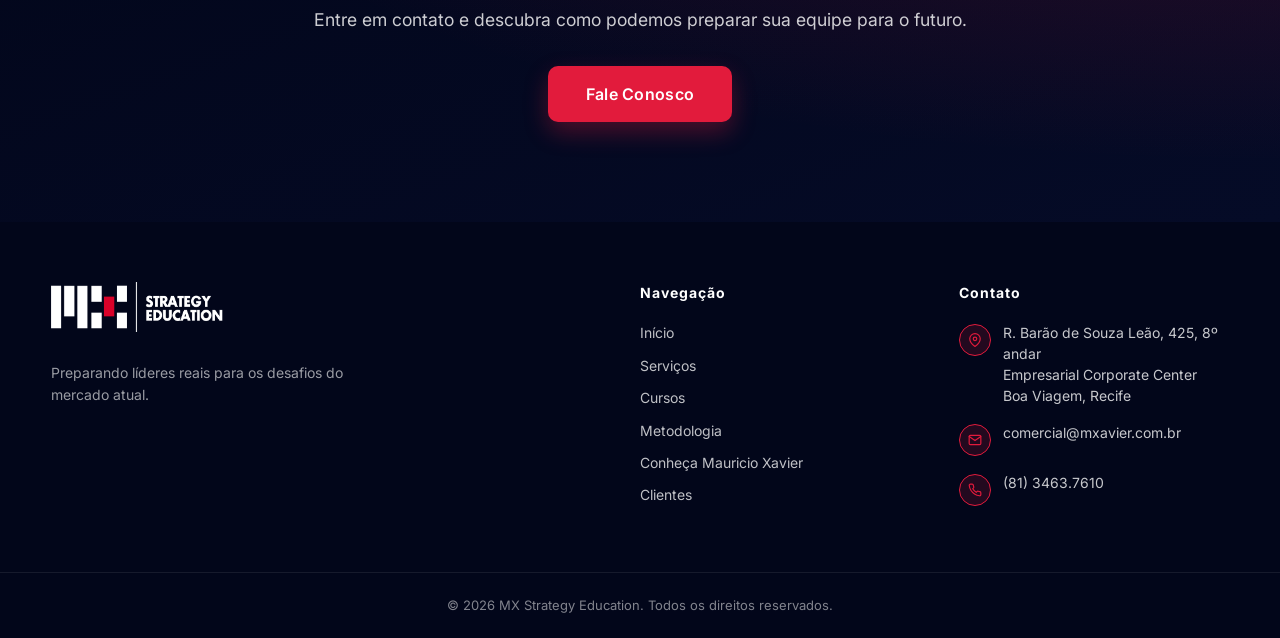
<file: empresa.html>
<!DOCTYPE html>
<html lang="pt-BR">
<head>
  <meta charset="UTF-8" />
  <meta name="viewport" content="width=device-width, initial-scale=1.0" />
  <meta name="description" content="M.XAVIER & ASSOCIADOS — Uma das empresas de consultoria e treinamento mais respeitadas no Nordeste do Brasil. +600 gestores formados, +10.000 horas de treinamento." />
  <meta name="keywords" content="M.Xavier & Associados, consultoria empresarial, treinamento corporativo, educação continuada, Nordeste, Recife, Pernambuco" />
  <meta name="author" content="MX Strategy Education" />
  <meta name="robots" content="index, follow" />
  <title>Conheça a Empresa | MX Strategy Education</title>

  <link rel="canonical" href="https://www.mxavier.com.br/empresa.html" />

  <meta property="og:type" content="website" />
  <meta property="og:site_name" content="MX Strategy Education" />
  <meta property="og:locale" content="pt_BR" />
  <meta property="og:url" content="https://www.mxavier.com.br/empresa.html" />
  <meta property="og:title" content="Conheça a M.XAVIER & ASSOCIADOS" />
  <meta property="og:description" content="Mais de 10 anos formando gestores e equipes em empresas públicas e privadas no Brasil." />
  <meta property="og:image" content="https://www.mxavier.com.br/assets/mx-logo-branca.png" />

  <meta name="twitter:card" content="summary_large_image" />
  <meta name="twitter:title" content="Conheça a M.XAVIER & ASSOCIADOS" />
  <meta name="twitter:description" content="Consultoria e treinamento de referência no Nordeste do Brasil." />
  <meta name="twitter:image" content="https://www.mxavier.com.br/assets/mx-logo-branca.png" />

  <link rel="icon" type="image/svg+xml" href="assets/favicon.svg" />
  <link rel="alternate icon" href="assets/favicon.svg" />

  <link rel="preconnect" href="https://fonts.googleapis.com">
  <link rel="preconnect" href="https://fonts.gstatic.com" crossorigin>
  <link href="https://fonts.googleapis.com/css2?family=Inter:wght@400;500;600;700;800;900&family=Dancing+Script:wght@700&display=swap" rel="stylesheet">

  <link rel="stylesheet" href="css/styles.css" />
</head>
<body>

  <header class="site-header scrolled" id="siteHeader">
    <div class="container nav-container">
      <a href="index.html" class="logo"><img src="assets/mx-logo-branca.png" alt="MX Strategy Education"></a>
      <nav class="nav" id="mainNav">
        <a href="index.html#inicio">Início</a>
        <a href="index.html#servicos">Serviços</a>
        <a href="cursos.html">Cursos</a>
        <a href="index.html#metodologia">Metodologia</a>
        <a href="index.html#mauricio">Conheça Mauricio Xavier</a>
        <a href="index.html#clientes">Clientes</a>
      </nav>
      <button class="nav-toggle" id="navToggle" aria-label="Abrir menu"><span></span><span></span><span></span></button>
    </div>
  </header>

  <section class="page-hero">
    <div class="container">
      <p class="breadcrumb">CONHEÇA A EMPRESA</p>
      <h1>M.XAVIER &amp; ASSOCIADOS</h1>
      <p class="lead">Uma das empresas de consultoria e treinamento mais respeitadas no Nordeste do Brasil.</p>
    </div>
  </section>

  <section class="content-page">
    <div class="container">
      <a href="index.html" class="back-link">← VOLTAR AO SITE</a>

      <header class="section-header" style="margin-bottom: 40px;">
        <h2>Nossa Trajetória</h2>
        <span class="section-divider"></span>
      </header>

      <div class="company-prose">
        <p>A <strong>M.XAVIER &amp; ASSOCIADOS</strong> é uma das empresas de consultoria e treinamento mais respeitadas no Nordeste do Brasil, com experiência em projetos de <strong>Consultoria em Gestão de Processos</strong> e <strong>Programas de Educação Continuada</strong> em empresas públicas e privadas em diversos segmentos.</p>

        <p>A trajetória da M.XAVIER &amp; ASSOCIADOS se consolida no mercado regional por ter contribuído para o desenvolvimento de mais de <strong>600 gestores</strong> em competências de Liderança e <strong>6.000 colaboradores operacionais</strong> em Programas de Atendimento a Clientes, contabilizando mais de <strong>10.000 horas de treinamento</strong>.</p>

        <div class="pull-stat">
          <div class="pull-item"><strong>+600</strong><span>GESTORES FORMADOS EM LIDERANÇA</span></div>
          <div class="pull-item"><strong>+6.000</strong><span>COLABORADORES TREINADOS</span></div>
          <div class="pull-item"><strong>+10.000h</strong><span>HORAS DE TREINAMENTO</span></div>
        </div>

        <p>Atendemos empresas públicas e privadas com soluções sob medida, combinando metodologias globais à realidade brasileira. Nossa missão é preparar líderes e equipes de alta performance para os desafios do mercado atual.</p>
      </div>
    </div>
  </section>

  <section class="cta">
    <div class="container cta-inner">
      <h2>Vamos transformar a performance da sua empresa?</h2>
      <p>Entre em contato e descubra como podemos preparar sua equipe para o futuro.</p>
      <a href="mailto:comercial@mxavier.com.br" class="btn btn-primary btn-lg">Fale Conosco</a>
    </div>
  </section>

  <footer class="site-footer">
    <div class="container footer-grid">
      <div>
        <div class="logo logo-footer"><img src="assets/mx-logo-branca.png" alt="MX Strategy Education"></div>
        <p class="footer-tagline">Preparando líderes reais para os desafios do mercado atual.</p>
      </div>
      <div>
        <h4>Navegação</h4>
        <ul>
          <li><a href="index.html#inicio">Início</a></li>
          <li><a href="index.html#servicos">Serviços</a></li>
          <li><a href="cursos.html">Cursos</a></li>
          <li><a href="index.html#metodologia">Metodologia</a></li>
          <li><a href="index.html#mauricio">Conheça Mauricio Xavier</a></li>
          <li><a href="index.html#clientes">Clientes</a></li>
        </ul>
      </div>
      <div>
        <h4>Contato</h4>
        <ul class="contact-list">
          <li>
            <span class="contact-icon"><svg viewBox="0 0 24 24" fill="none" stroke="currentColor" stroke-width="2" stroke-linecap="round" stroke-linejoin="round"><path d="M21 10c0 7-9 13-9 13s-9-6-9-13a9 9 0 0 1 18 0z"></path><circle cx="12" cy="10" r="3"></circle></svg></span>
            <span>R. Barão de Souza Leão, 425, 8º andar<br>Empresarial Corporate Center<br>Boa Viagem, Recife</span>
          </li>
          <li>
            <span class="contact-icon"><svg viewBox="0 0 24 24" fill="none" stroke="currentColor" stroke-width="2" stroke-linecap="round" stroke-linejoin="round"><rect x="2" y="4" width="20" height="16" rx="2"></rect><path d="m22 6-10 7L2 6"></path></svg></span>
            <a href="mailto:comercial@mxavier.com.br">comercial@mxavier.com.br</a>
          </li>
          <li>
            <span class="contact-icon"><svg viewBox="0 0 24 24" fill="none" stroke="currentColor" stroke-width="2" stroke-linecap="round" stroke-linejoin="round"><path d="M22 16.92v3a2 2 0 0 1-2.18 2 19.79 19.79 0 0 1-8.63-3.07 19.5 19.5 0 0 1-6-6 19.79 19.79 0 0 1-3.07-8.67A2 2 0 0 1 4.11 2h3a2 2 0 0 1 2 1.72 12.84 12.84 0 0 0 .7 2.81 2 2 0 0 1-.45 2.11L8.09 9.91a16 16 0 0 0 6 6l1.27-1.27a2 2 0 0 1 2.11-.45 12.84 12.84 0 0 0 2.81.7A2 2 0 0 1 22 16.92z"></path></svg></span>
            <a href="tel:+558134637610">(81) 3463.7610</a>
          </li>
        </ul>
      </div>
    </div>
    <div class="footer-bottom">
      <div class="container">© <span id="year"></span> MX Strategy Education. Todos os direitos reservados.</div>
    </div>
  </footer>

  <script src="js/script.js"></script>
</body>
</html>
</file>
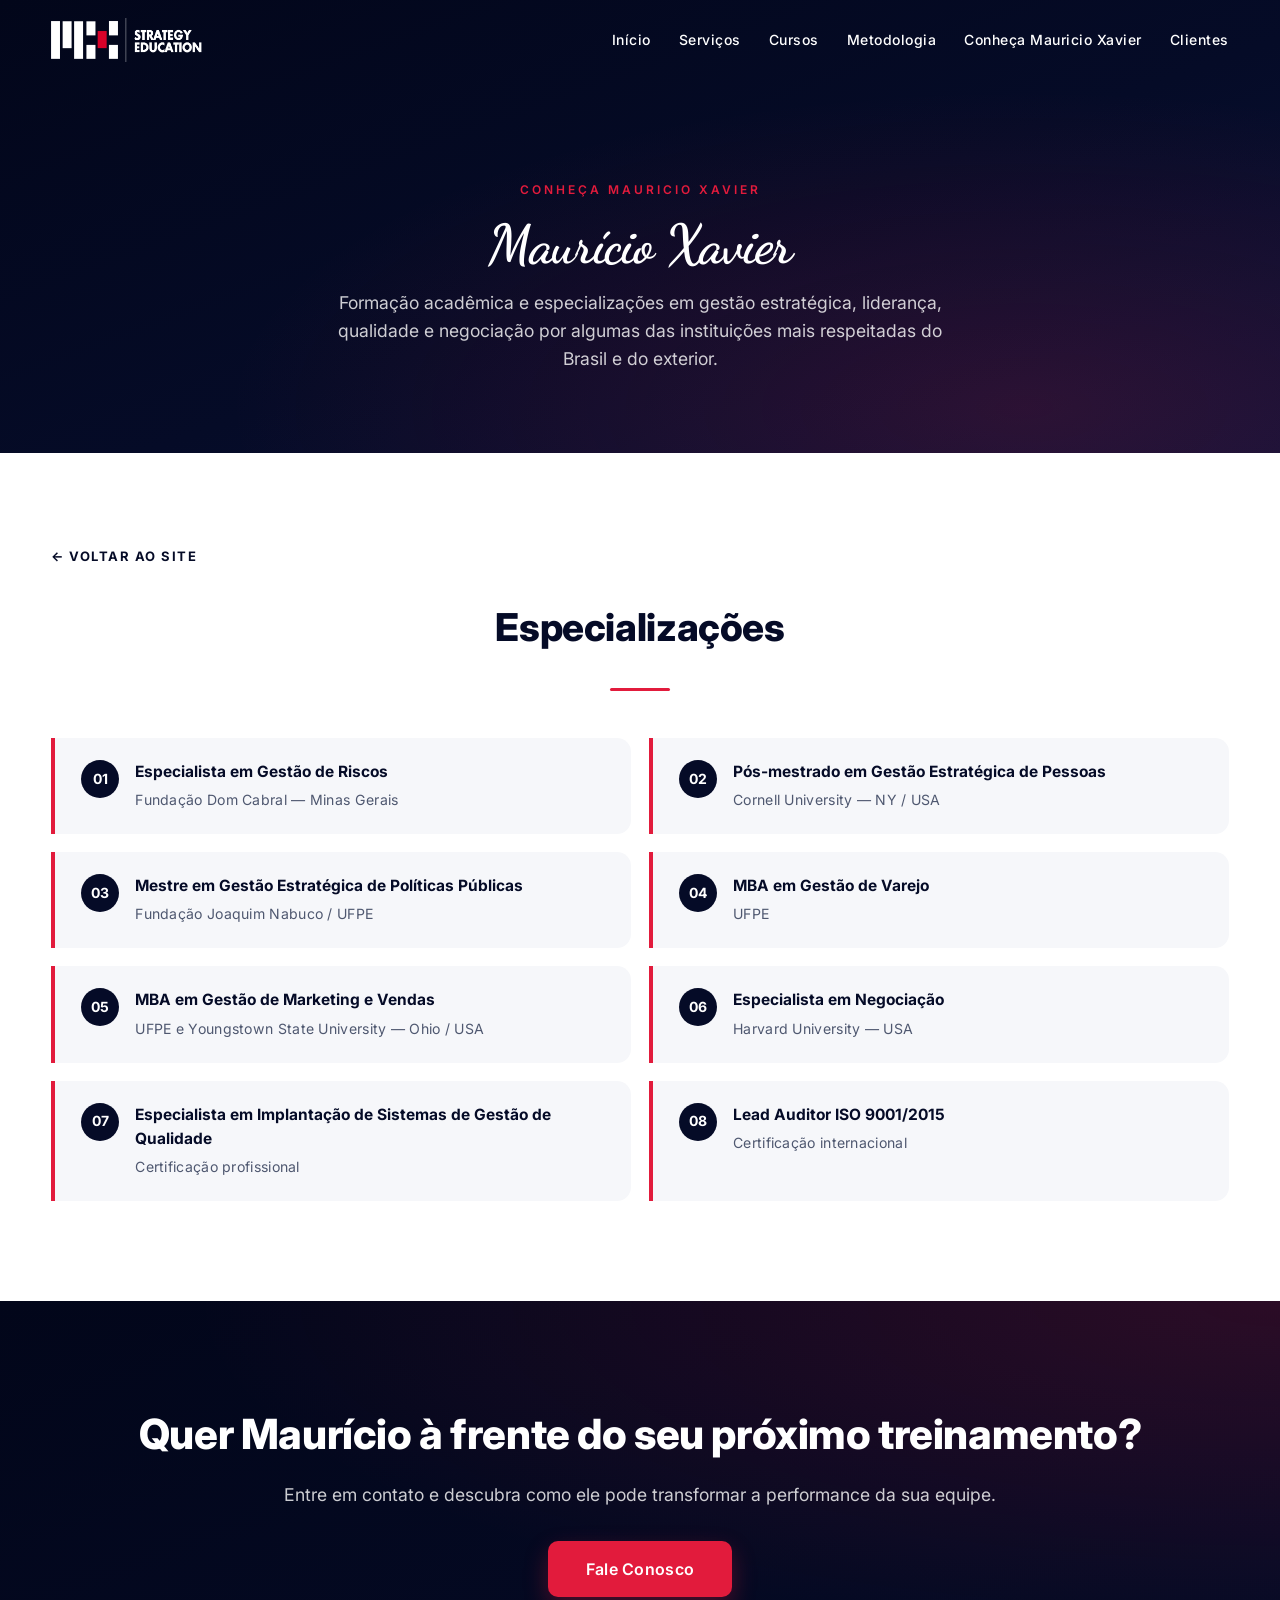
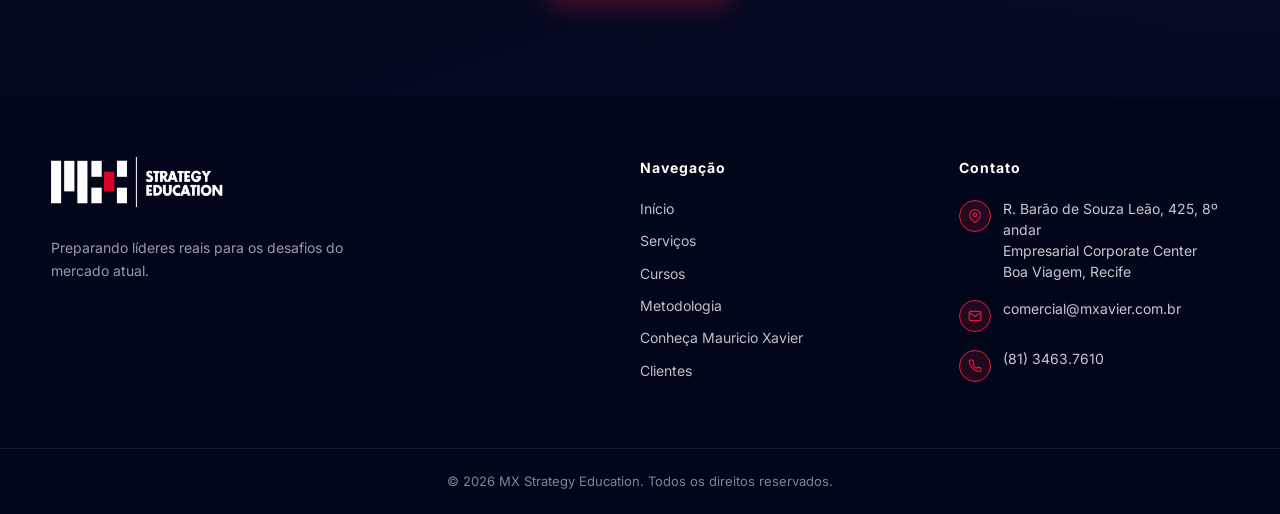
<file: mauricio.html>
<!DOCTYPE html>
<html lang="pt-BR">
<head>
  <meta charset="UTF-8" />
  <meta name="viewport" content="width=device-width, initial-scale=1.0" />
  <meta name="description" content="Maurício Xavier — Diretor de Projetos da MX Strategy Education. Especializações em gestão de riscos, pessoas, marketing e negociação por Fundação Dom Cabral, Cornell, Harvard, UFPE e mais." />
  <meta name="keywords" content="Maurício Xavier, especialista, MBA, Fundação Dom Cabral, Cornell University, Harvard, UFPE, gestão estratégica, treinamento corporativo" />
  <meta name="author" content="MX Strategy Education" />
  <meta name="robots" content="index, follow" />
  <title>Maurício Xavier | Especializações — MX Strategy Education</title>

  <link rel="canonical" href="https://www.mxavier.com.br/mauricio.html" />

  <meta property="og:type" content="profile" />
  <meta property="og:site_name" content="MX Strategy Education" />
  <meta property="og:locale" content="pt_BR" />
  <meta property="og:url" content="https://www.mxavier.com.br/mauricio.html" />
  <meta property="og:title" content="Maurício Xavier | Especializações" />
  <meta property="og:description" content="Diretor de Projetos da MX Strategy Education. Formação por Fundação Dom Cabral, Cornell, Harvard, UFPE e mais." />
  <meta property="og:image" content="https://www.mxavier.com.br/assets/mauricio.jpg" />

  <meta name="twitter:card" content="summary_large_image" />
  <meta name="twitter:title" content="Maurício Xavier | Especializações" />
  <meta name="twitter:description" content="Diretor de Projetos da MX Strategy Education." />
  <meta name="twitter:image" content="https://www.mxavier.com.br/assets/mauricio.jpg" />

  <link rel="icon" type="image/svg+xml" href="assets/favicon.svg" />
  <link rel="alternate icon" href="assets/favicon.svg" />

  <link rel="preconnect" href="https://fonts.googleapis.com">
  <link rel="preconnect" href="https://fonts.gstatic.com" crossorigin>
  <link href="https://fonts.googleapis.com/css2?family=Inter:wght@400;500;600;700;800;900&family=Dancing+Script:wght@700&display=swap" rel="stylesheet">

  <link rel="stylesheet" href="css/styles.css" />
</head>
<body>

  <header class="site-header scrolled" id="siteHeader">
    <div class="container nav-container">
      <a href="index.html" class="logo"><img src="assets/mx-logo-branca.png" alt="MX Strategy Education"></a>
      <nav class="nav" id="mainNav">
        <a href="index.html#inicio">Início</a>
        <a href="index.html#servicos">Serviços</a>
        <a href="cursos.html">Cursos</a>
        <a href="index.html#metodologia">Metodologia</a>
        <a href="index.html#mauricio">Conheça Mauricio Xavier</a>
        <a href="index.html#clientes">Clientes</a>
      </nav>
      <button class="nav-toggle" id="navToggle" aria-label="Abrir menu"><span></span><span></span><span></span></button>
    </div>
  </header>

  <section class="page-hero">
    <div class="container">
      <p class="breadcrumb">CONHEÇA MAURICIO XAVIER</p>
      <h1 class="mauricio-name" style="font-family: var(--font-script); font-weight: 700;">Maurício Xavier</h1>
      <p class="lead">Formação acadêmica e especializações em gestão estratégica, liderança, qualidade e negociação por algumas das instituições mais respeitadas do Brasil e do exterior.</p>
    </div>
  </section>

  <section class="content-page">
    <div class="container">
      <a href="index.html" class="back-link">← VOLTAR AO SITE</a>

      <header class="section-header" style="margin-bottom: 40px;">
        <h2>Especializações</h2>
        <span class="section-divider"></span>
      </header>

      <div class="specialization-list">
        <div class="specialization-item">
          <div class="spec-icon">01</div>
          <div class="spec-text"><strong>Especialista em Gestão de Riscos</strong><em>Fundação Dom Cabral — Minas Gerais</em></div>
        </div>
        <div class="specialization-item">
          <div class="spec-icon">02</div>
          <div class="spec-text"><strong>Pós-mestrado em Gestão Estratégica de Pessoas</strong><em>Cornell University — NY / USA</em></div>
        </div>
        <div class="specialization-item">
          <div class="spec-icon">03</div>
          <div class="spec-text"><strong>Mestre em Gestão Estratégica de Políticas Públicas</strong><em>Fundação Joaquim Nabuco / UFPE</em></div>
        </div>
        <div class="specialization-item">
          <div class="spec-icon">04</div>
          <div class="spec-text"><strong>MBA em Gestão de Varejo</strong><em>UFPE</em></div>
        </div>
        <div class="specialization-item">
          <div class="spec-icon">05</div>
          <div class="spec-text"><strong>MBA em Gestão de Marketing e Vendas</strong><em>UFPE e Youngstown State University — Ohio / USA</em></div>
        </div>
        <div class="specialization-item">
          <div class="spec-icon">06</div>
          <div class="spec-text"><strong>Especialista em Negociação</strong><em>Harvard University — USA</em></div>
        </div>
        <div class="specialization-item">
          <div class="spec-icon">07</div>
          <div class="spec-text"><strong>Especialista em Implantação de Sistemas de Gestão de Qualidade</strong><em>Certificação profissional</em></div>
        </div>
        <div class="specialization-item">
          <div class="spec-icon">08</div>
          <div class="spec-text"><strong>Lead Auditor ISO 9001/2015</strong><em>Certificação internacional</em></div>
        </div>
      </div>
    </div>
  </section>

  <section class="cta">
    <div class="container cta-inner">
      <h2>Quer Maurício à frente do seu próximo treinamento?</h2>
      <p>Entre em contato e descubra como ele pode transformar a performance da sua equipe.</p>
      <a href="mailto:comercial@mxavier.com.br" class="btn btn-primary btn-lg">Fale Conosco</a>
    </div>
  </section>

  <footer class="site-footer">
    <div class="container footer-grid">
      <div>
        <div class="logo logo-footer"><img src="assets/mx-logo-branca.png" alt="MX Strategy Education"></div>
        <p class="footer-tagline">Preparando líderes reais para os desafios do mercado atual.</p>
      </div>
      <div>
        <h4>Navegação</h4>
        <ul>
          <li><a href="index.html#inicio">Início</a></li>
          <li><a href="index.html#servicos">Serviços</a></li>
          <li><a href="cursos.html">Cursos</a></li>
          <li><a href="index.html#metodologia">Metodologia</a></li>
          <li><a href="index.html#mauricio">Conheça Mauricio Xavier</a></li>
          <li><a href="index.html#clientes">Clientes</a></li>
        </ul>
      </div>
      <div>
        <h4>Contato</h4>
        <ul class="contact-list">
          <li>
            <span class="contact-icon"><svg viewBox="0 0 24 24" fill="none" stroke="currentColor" stroke-width="2" stroke-linecap="round" stroke-linejoin="round"><path d="M21 10c0 7-9 13-9 13s-9-6-9-13a9 9 0 0 1 18 0z"></path><circle cx="12" cy="10" r="3"></circle></svg></span>
            <span>R. Barão de Souza Leão, 425, 8º andar<br>Empresarial Corporate Center<br>Boa Viagem, Recife</span>
          </li>
          <li>
            <span class="contact-icon"><svg viewBox="0 0 24 24" fill="none" stroke="currentColor" stroke-width="2" stroke-linecap="round" stroke-linejoin="round"><rect x="2" y="4" width="20" height="16" rx="2"></rect><path d="m22 6-10 7L2 6"></path></svg></span>
            <a href="mailto:comercial@mxavier.com.br">comercial@mxavier.com.br</a>
          </li>
          <li>
            <span class="contact-icon"><svg viewBox="0 0 24 24" fill="none" stroke="currentColor" stroke-width="2" stroke-linecap="round" stroke-linejoin="round"><path d="M22 16.92v3a2 2 0 0 1-2.18 2 19.79 19.79 0 0 1-8.63-3.07 19.5 19.5 0 0 1-6-6 19.79 19.79 0 0 1-3.07-8.67A2 2 0 0 1 4.11 2h3a2 2 0 0 1 2 1.72 12.84 12.84 0 0 0 .7 2.81 2 2 0 0 1-.45 2.11L8.09 9.91a16 16 0 0 0 6 6l1.27-1.27a2 2 0 0 1 2.11-.45 12.84 12.84 0 0 0 2.81.7A2 2 0 0 1 22 16.92z"></path></svg></span>
            <a href="tel:+558134637610">(81) 3463.7610</a>
          </li>
        </ul>
      </div>
    </div>
    <div class="footer-bottom">
      <div class="container">© <span id="year"></span> MX Strategy Education. Todos os direitos reservados.</div>
    </div>
  </footer>

  <script src="js/script.js"></script>
</body>
</html>
</file>
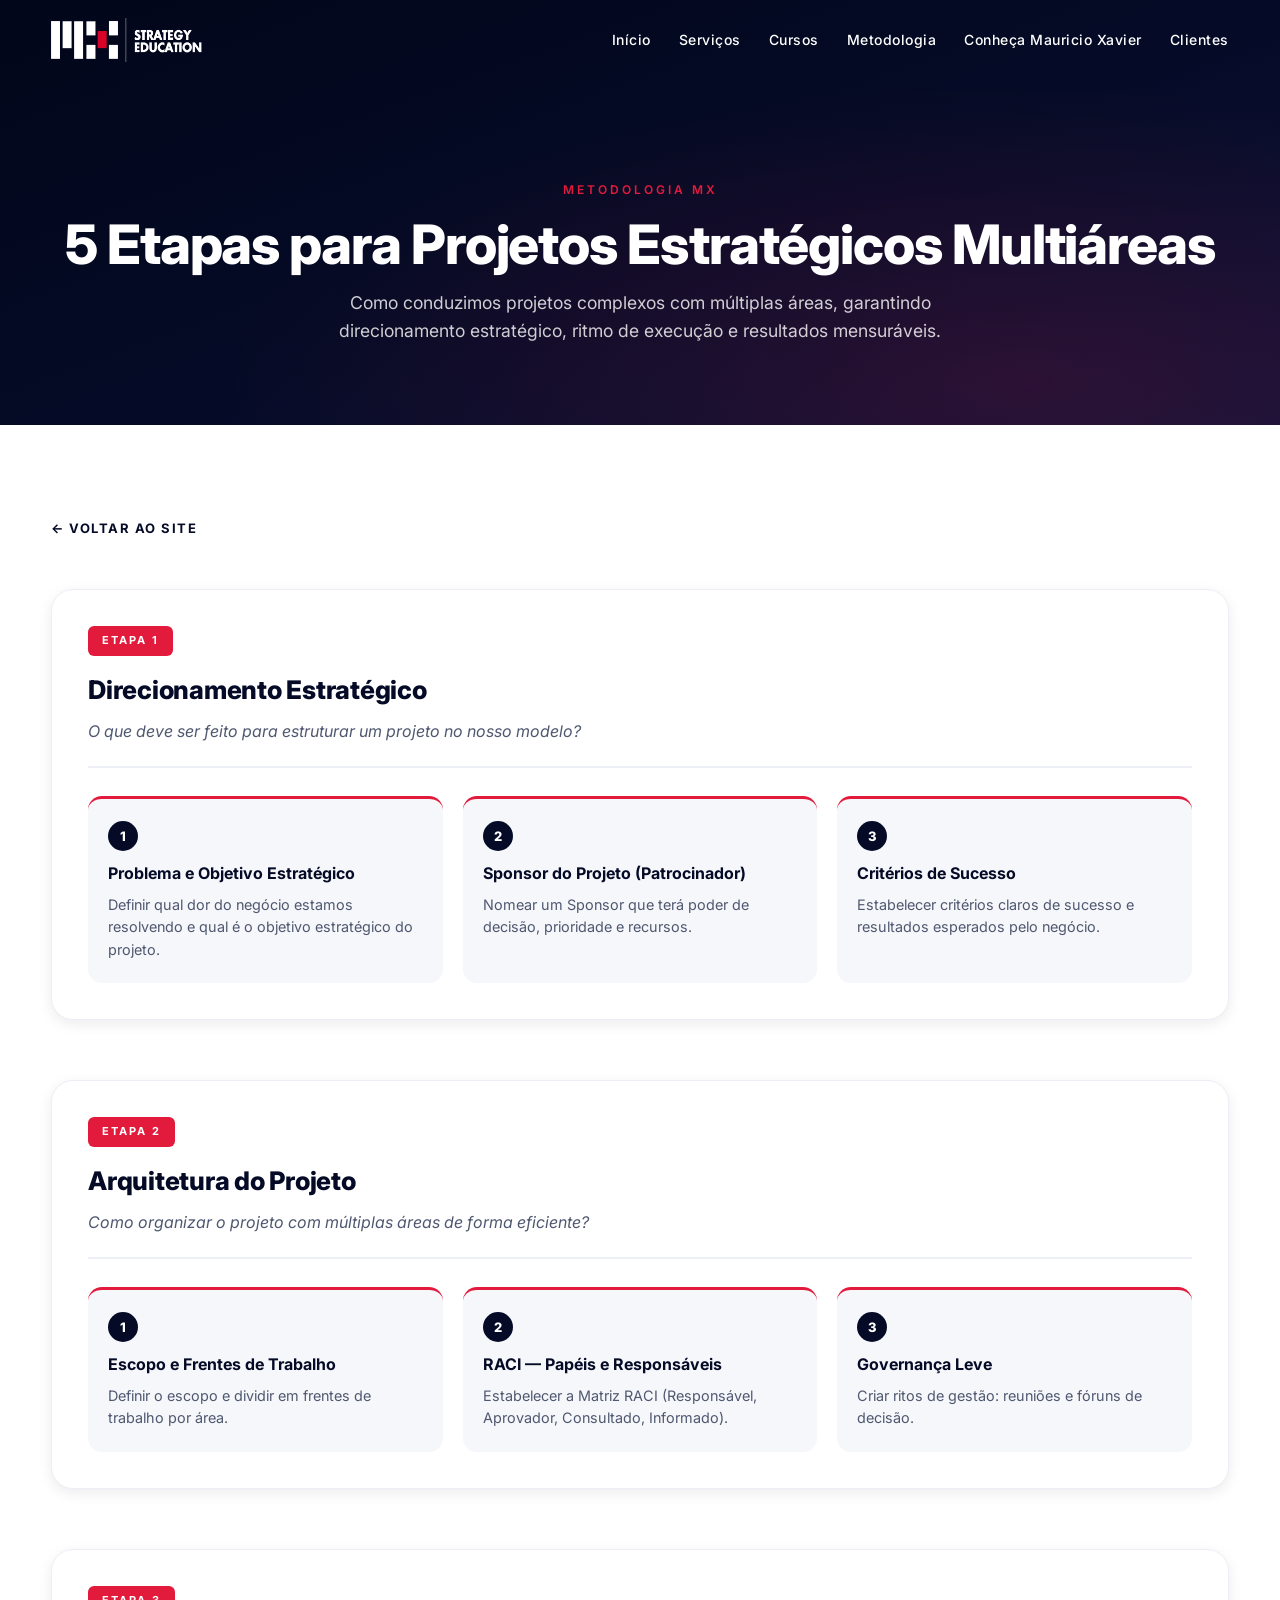
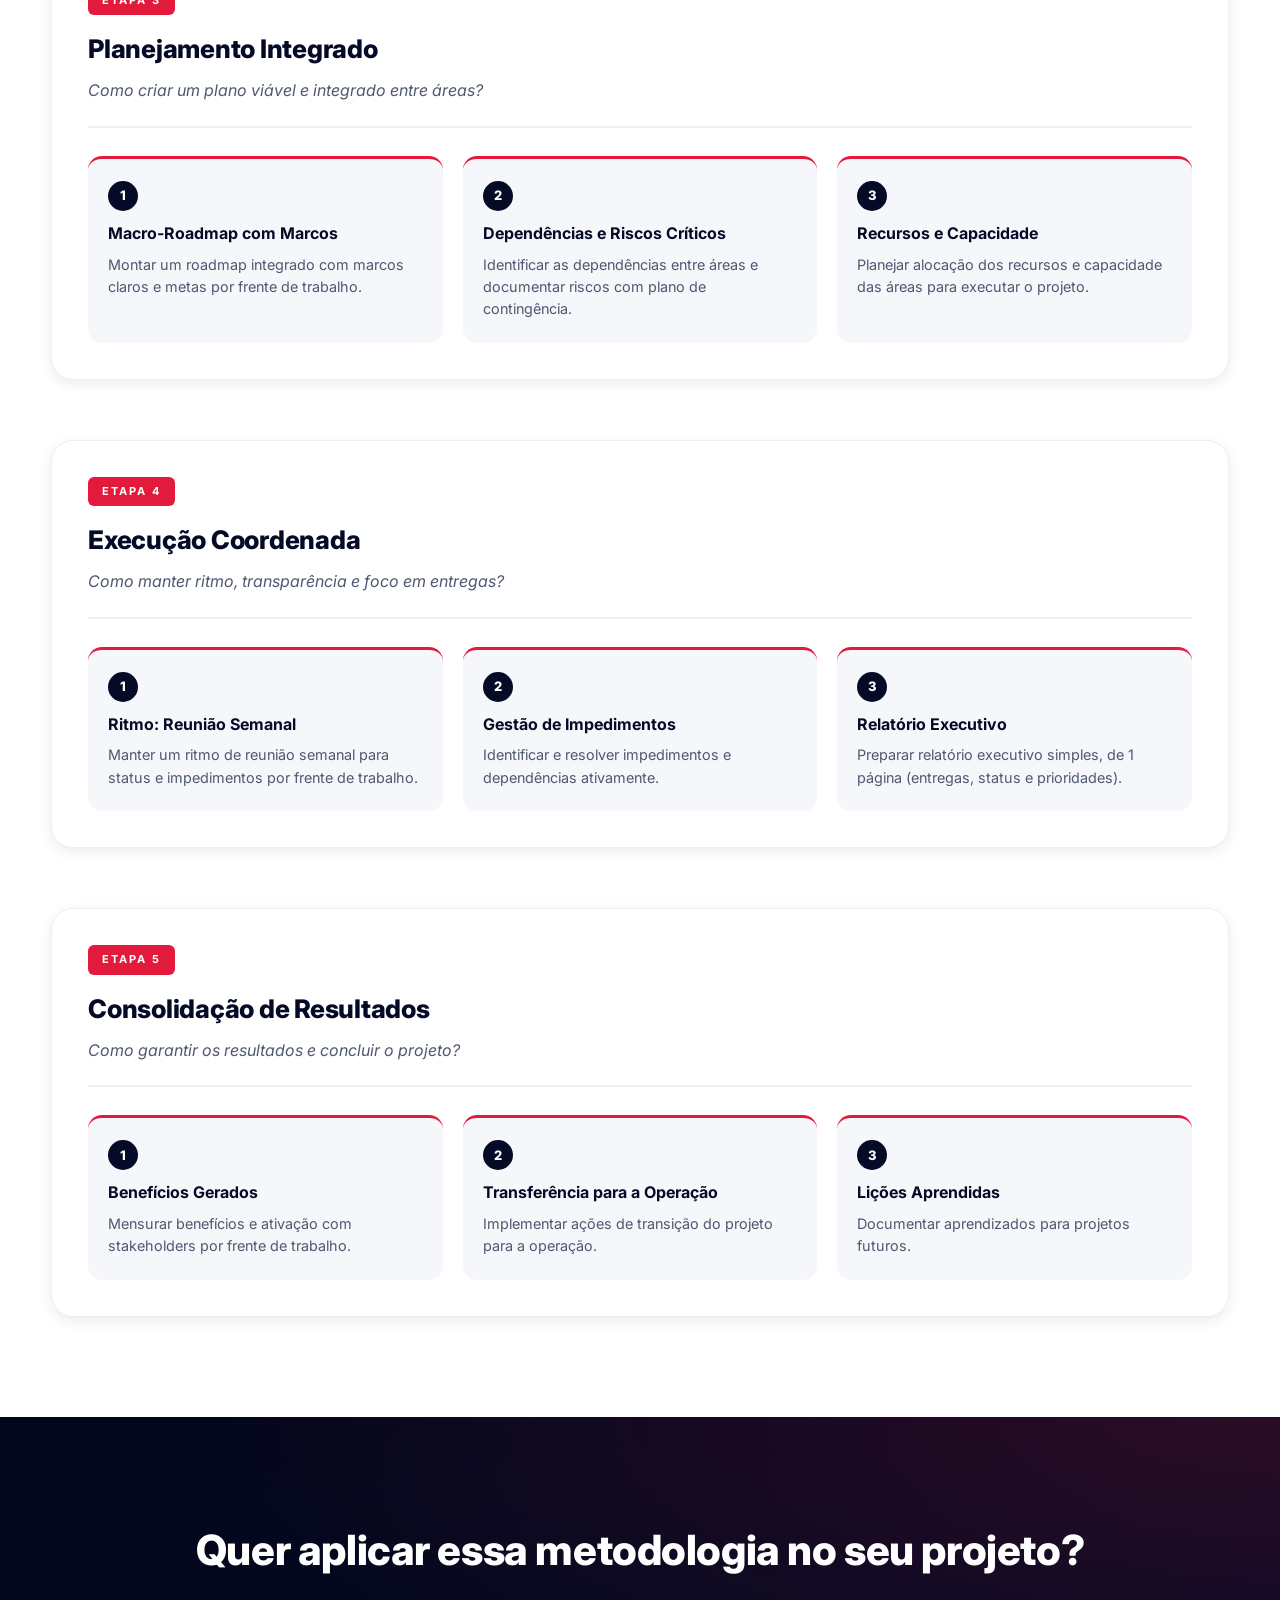
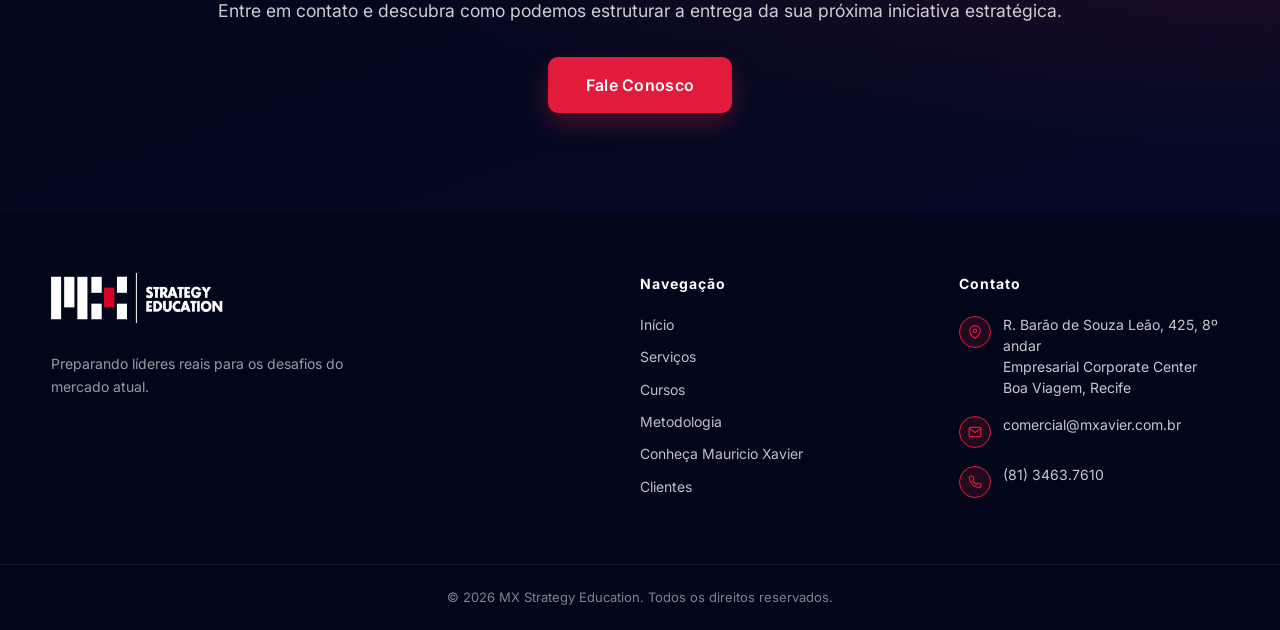
<file: metodologia.html>
<!DOCTYPE html>
<html lang="pt-BR">
<head>
  <meta charset="UTF-8" />
  <meta name="viewport" content="width=device-width, initial-scale=1.0" />
  <meta name="description" content="Metodologia MX Strategy Education — 5 etapas para projetos estratégicos multiáreas. Direcionamento, Arquitetura, Planejamento, Execução e Consolidação." />
  <meta name="keywords" content="metodologia, projetos estratégicos, gestão de projetos, RACI, roadmap, governança, MX Strategy Education" />
  <meta name="author" content="MX Strategy Education" />
  <meta name="robots" content="index, follow" />
  <title>Metodologia | MX Strategy Education</title>

  <link rel="canonical" href="https://www.mxavier.com.br/metodologia.html" />

  <meta property="og:type" content="website" />
  <meta property="og:site_name" content="MX Strategy Education" />
  <meta property="og:locale" content="pt_BR" />
  <meta property="og:url" content="https://www.mxavier.com.br/metodologia.html" />
  <meta property="og:title" content="Metodologia MX Strategy Education" />
  <meta property="og:description" content="5 etapas para projetos estratégicos multiáreas." />
  <meta property="og:image" content="https://www.mxavier.com.br/assets/mx-logo-branca.png" />

  <meta name="twitter:card" content="summary_large_image" />
  <meta name="twitter:title" content="Metodologia MX Strategy Education" />
  <meta name="twitter:description" content="5 etapas para projetos estratégicos multiáreas." />
  <meta name="twitter:image" content="https://www.mxavier.com.br/assets/mx-logo-branca.png" />

  <link rel="icon" type="image/svg+xml" href="assets/favicon.svg" />
  <link rel="alternate icon" href="assets/favicon.svg" />

  <link rel="preconnect" href="https://fonts.googleapis.com">
  <link rel="preconnect" href="https://fonts.gstatic.com" crossorigin>
  <link href="https://fonts.googleapis.com/css2?family=Inter:wght@400;500;600;700;800;900&family=Dancing+Script:wght@700&display=swap" rel="stylesheet">

  <link rel="stylesheet" href="css/styles.css" />
</head>
<body>

  <header class="site-header scrolled" id="siteHeader">
    <div class="container nav-container">
      <a href="index.html" class="logo"><img src="assets/mx-logo-branca.png" alt="MX Strategy Education"></a>
      <nav class="nav" id="mainNav">
        <a href="index.html#inicio">Início</a>
        <a href="index.html#servicos">Serviços</a>
        <a href="cursos.html">Cursos</a>
        <a href="index.html#metodologia">Metodologia</a>
        <a href="index.html#mauricio">Conheça Mauricio Xavier</a>
        <a href="index.html#clientes">Clientes</a>
      </nav>
      <button class="nav-toggle" id="navToggle" aria-label="Abrir menu"><span></span><span></span><span></span></button>
    </div>
  </header>

  <section class="page-hero">
    <div class="container">
      <p class="breadcrumb">METODOLOGIA MX</p>
      <h1>5 Etapas para Projetos Estratégicos Multiáreas</h1>
      <p class="lead">Como conduzimos projetos complexos com múltiplas áreas, garantindo direcionamento estratégico, ritmo de execução e resultados mensuráveis.</p>
    </div>
  </section>

  <section class="content-page">
    <div class="container">
      <a href="index.html" class="back-link">← VOLTAR AO SITE</a>

      <div class="method-detail-list">

        <article class="method-detail">
          <header class="method-detail-header">
            <span class="etapa-badge">ETAPA 1</span>
            <h3>Direcionamento Estratégico</h3>
            <p class="method-question">O que deve ser feito para estruturar um projeto no nosso modelo?</p>
          </header>
          <div class="method-steps">
            <div class="method-step">
              <div class="step-num">1</div>
              <h4>Problema e Objetivo Estratégico</h4>
              <p>Definir qual dor do negócio estamos resolvendo e qual é o objetivo estratégico do projeto.</p>
            </div>
            <div class="method-step">
              <div class="step-num">2</div>
              <h4>Sponsor do Projeto (Patrocinador)</h4>
              <p>Nomear um Sponsor que terá poder de decisão, prioridade e recursos.</p>
            </div>
            <div class="method-step">
              <div class="step-num">3</div>
              <h4>Critérios de Sucesso</h4>
              <p>Estabelecer critérios claros de sucesso e resultados esperados pelo negócio.</p>
            </div>
          </div>
        </article>

        <article class="method-detail">
          <header class="method-detail-header">
            <span class="etapa-badge">ETAPA 2</span>
            <h3>Arquitetura do Projeto</h3>
            <p class="method-question">Como organizar o projeto com múltiplas áreas de forma eficiente?</p>
          </header>
          <div class="method-steps">
            <div class="method-step">
              <div class="step-num">1</div>
              <h4>Escopo e Frentes de Trabalho</h4>
              <p>Definir o escopo e dividir em frentes de trabalho por área.</p>
            </div>
            <div class="method-step">
              <div class="step-num">2</div>
              <h4>RACI — Papéis e Responsáveis</h4>
              <p>Estabelecer a Matriz RACI (Responsável, Aprovador, Consultado, Informado).</p>
            </div>
            <div class="method-step">
              <div class="step-num">3</div>
              <h4>Governança Leve</h4>
              <p>Criar ritos de gestão: reuniões e fóruns de decisão.</p>
            </div>
          </div>
        </article>

        <article class="method-detail">
          <header class="method-detail-header">
            <span class="etapa-badge">ETAPA 3</span>
            <h3>Planejamento Integrado</h3>
            <p class="method-question">Como criar um plano viável e integrado entre áreas?</p>
          </header>
          <div class="method-steps">
            <div class="method-step">
              <div class="step-num">1</div>
              <h4>Macro-Roadmap com Marcos</h4>
              <p>Montar um roadmap integrado com marcos claros e metas por frente de trabalho.</p>
            </div>
            <div class="method-step">
              <div class="step-num">2</div>
              <h4>Dependências e Riscos Críticos</h4>
              <p>Identificar as dependências entre áreas e documentar riscos com plano de contingência.</p>
            </div>
            <div class="method-step">
              <div class="step-num">3</div>
              <h4>Recursos e Capacidade</h4>
              <p>Planejar alocação dos recursos e capacidade das áreas para executar o projeto.</p>
            </div>
          </div>
        </article>

        <article class="method-detail">
          <header class="method-detail-header">
            <span class="etapa-badge">ETAPA 4</span>
            <h3>Execução Coordenada</h3>
            <p class="method-question">Como manter ritmo, transparência e foco em entregas?</p>
          </header>
          <div class="method-steps">
            <div class="method-step">
              <div class="step-num">1</div>
              <h4>Ritmo: Reunião Semanal</h4>
              <p>Manter um ritmo de reunião semanal para status e impedimentos por frente de trabalho.</p>
            </div>
            <div class="method-step">
              <div class="step-num">2</div>
              <h4>Gestão de Impedimentos</h4>
              <p>Identificar e resolver impedimentos e dependências ativamente.</p>
            </div>
            <div class="method-step">
              <div class="step-num">3</div>
              <h4>Relatório Executivo</h4>
              <p>Preparar relatório executivo simples, de 1 página (entregas, status e prioridades).</p>
            </div>
          </div>
        </article>

        <article class="method-detail">
          <header class="method-detail-header">
            <span class="etapa-badge">ETAPA 5</span>
            <h3>Consolidação de Resultados</h3>
            <p class="method-question">Como garantir os resultados e concluir o projeto?</p>
          </header>
          <div class="method-steps">
            <div class="method-step">
              <div class="step-num">1</div>
              <h4>Benefícios Gerados</h4>
              <p>Mensurar benefícios e ativação com stakeholders por frente de trabalho.</p>
            </div>
            <div class="method-step">
              <div class="step-num">2</div>
              <h4>Transferência para a Operação</h4>
              <p>Implementar ações de transição do projeto para a operação.</p>
            </div>
            <div class="method-step">
              <div class="step-num">3</div>
              <h4>Lições Aprendidas</h4>
              <p>Documentar aprendizados para projetos futuros.</p>
            </div>
          </div>
        </article>

      </div>
    </div>
  </section>

  <section class="cta">
    <div class="container cta-inner">
      <h2>Quer aplicar essa metodologia no seu projeto?</h2>
      <p>Entre em contato e descubra como podemos estruturar a entrega da sua próxima iniciativa estratégica.</p>
      <a href="mailto:comercial@mxavier.com.br" class="btn btn-primary btn-lg">Fale Conosco</a>
    </div>
  </section>

  <footer class="site-footer">
    <div class="container footer-grid">
      <div>
        <div class="logo logo-footer"><img src="assets/mx-logo-branca.png" alt="MX Strategy Education"></div>
        <p class="footer-tagline">Preparando líderes reais para os desafios do mercado atual.</p>
      </div>
      <div>
        <h4>Navegação</h4>
        <ul>
          <li><a href="index.html#inicio">Início</a></li>
          <li><a href="index.html#servicos">Serviços</a></li>
          <li><a href="cursos.html">Cursos</a></li>
          <li><a href="index.html#metodologia">Metodologia</a></li>
          <li><a href="index.html#mauricio">Conheça Mauricio Xavier</a></li>
          <li><a href="index.html#clientes">Clientes</a></li>
        </ul>
      </div>
      <div>
        <h4>Contato</h4>
        <ul class="contact-list">
          <li>
            <span class="contact-icon"><svg viewBox="0 0 24 24" fill="none" stroke="currentColor" stroke-width="2" stroke-linecap="round" stroke-linejoin="round"><path d="M21 10c0 7-9 13-9 13s-9-6-9-13a9 9 0 0 1 18 0z"></path><circle cx="12" cy="10" r="3"></circle></svg></span>
            <span>R. Barão de Souza Leão, 425, 8º andar<br>Empresarial Corporate Center<br>Boa Viagem, Recife</span>
          </li>
          <li>
            <span class="contact-icon"><svg viewBox="0 0 24 24" fill="none" stroke="currentColor" stroke-width="2" stroke-linecap="round" stroke-linejoin="round"><rect x="2" y="4" width="20" height="16" rx="2"></rect><path d="m22 6-10 7L2 6"></path></svg></span>
            <a href="mailto:comercial@mxavier.com.br">comercial@mxavier.com.br</a>
          </li>
          <li>
            <span class="contact-icon"><svg viewBox="0 0 24 24" fill="none" stroke="currentColor" stroke-width="2" stroke-linecap="round" stroke-linejoin="round"><path d="M22 16.92v3a2 2 0 0 1-2.18 2 19.79 19.79 0 0 1-8.63-3.07 19.5 19.5 0 0 1-6-6 19.79 19.79 0 0 1-3.07-8.67A2 2 0 0 1 4.11 2h3a2 2 0 0 1 2 1.72 12.84 12.84 0 0 0 .7 2.81 2 2 0 0 1-.45 2.11L8.09 9.91a16 16 0 0 0 6 6l1.27-1.27a2 2 0 0 1 2.11-.45 12.84 12.84 0 0 0 2.81.7A2 2 0 0 1 22 16.92z"></path></svg></span>
            <a href="tel:+558134637610">(81) 3463.7610</a>
          </li>
        </ul>
      </div>
    </div>
    <div class="footer-bottom">
      <div class="container">© <span id="year"></span> MX Strategy Education. Todos os direitos reservados.</div>
    </div>
  </footer>

  <script src="js/script.js"></script>
</body>
</html>
</file>
<file: css/styles.css>
/* ==========================================================
   MX STRATEGY EDUCATION — Estilos
   Paleta: AZUL ESCURO PREMIUM (navy/midnight) + VERMELHO
   ========================================================== */

:root {
  --blue-950: #02061a;
  --blue-900: #050b27;
  --blue-800: #0a1238;
  --blue-700: #0e1a47;
  --blue-600: #142057;

  --red: #e21b3c;
  --red-dark: #b8152f;
  --red-deep: #8a0f23;

  --white: #ffffff;
  --gray-50: #f6f7fa;
  --gray-100: #eceff5;
  --gray-200: #d8dde8;
  --gray-400: #9098ab;
  --gray-600: #4f5870;
  --gray-800: #1a2138;

  --font-sans: 'Inter', system-ui, -apple-system, "Segoe UI", Roboto, sans-serif;
  --font-script: 'Dancing Script', cursive;

  --shadow-sm: 0 4px 14px rgba(5, 11, 39, 0.08);
  --shadow-md: 0 14px 36px rgba(5, 11, 39, 0.14);
  --shadow-lg: 0 28px 70px rgba(5, 11, 39, 0.25);
  --radius: 14px;
  --radius-lg: 22px;
  --transition: 0.35s cubic-bezier(.2,.7,.3,1);
}

*, *::before, *::after { box-sizing: border-box; }
html { scroll-behavior: smooth; }
body {
  margin: 0;
  font-family: var(--font-sans);
  color: var(--gray-800);
  background: var(--white);
  line-height: 1.6;
  -webkit-font-smoothing: antialiased;
}
img { max-width: 100%; display: block; }
a { color: inherit; text-decoration: none; }
ul { list-style: none; padding: 0; margin: 0; }

.container { width: min(1200px, 92%); margin-inline: auto; }

/* HEADER */
.site-header {
  position: fixed; inset: 0 0 auto 0; z-index: 50;
  padding: 18px 0;
  transition: background var(--transition), padding var(--transition), box-shadow var(--transition);
}
.site-header.scrolled {
  background: rgba(5, 11, 39, 0.95);
  backdrop-filter: blur(10px);
  padding: 12px 0;
  box-shadow: var(--shadow-md);
}
.nav-container { display: flex; align-items: center; justify-content: space-between; gap: 24px; }

.logo { display: inline-flex; align-items: center; color: var(--white); }
.logo img { height: 44px; width: auto; display: block; transition: opacity var(--transition); }
.logo:hover img { opacity: 0.85; }

.nav { display: flex; align-items: center; gap: 28px; }
.nav a {
  color: var(--white); font-size: 14px; font-weight: 500; letter-spacing: 0.5px;
  position: relative; padding: 8px 0; transition: color var(--transition);
}
.nav a::after {
  content: ''; position: absolute; left: 0; right: 0; bottom: 0;
  height: 2px; background: var(--red);
  transform: scaleX(0); transform-origin: left; transition: transform var(--transition);
}
.nav a:hover { color: var(--red); }
.nav a:hover::after { transform: scaleX(1); }

.nav-toggle {
  display: none; background: transparent; border: 0; width: 40px; height: 40px;
  cursor: pointer; flex-direction: column; gap: 6px; align-items: center; justify-content: center;
}
.nav-toggle span {
  display: block; width: 26px; height: 2px; background: var(--white);
  transition: transform var(--transition), opacity var(--transition);
}

/* HERO */
.hero {
  position: relative; min-height: 100vh; display: grid; place-items: center;
  text-align: center; color: var(--white); overflow: hidden;
  background:
    radial-gradient(ellipse at 80% 90%, rgba(226,27,60,0.18), transparent 55%),
    radial-gradient(ellipse at 20% 10%, rgba(20,32,87,0.55), transparent 60%),
    linear-gradient(160deg, var(--blue-950) 0%, var(--blue-900) 55%, var(--blue-800) 100%);
}
.hero-overlay {
  position: absolute; inset: 0;
  background: repeating-linear-gradient(45deg, rgba(255,255,255,0.012) 0, rgba(255,255,255,0.012) 2px, transparent 2px, transparent 8px);
  pointer-events: none;
}
.hero-content { position: relative; z-index: 2; padding: 140px 0 80px; max-width: 920px; }
.eyebrow {
  display: inline-block; letter-spacing: 4px; font-size: 12px; font-weight: 600;
  color: var(--white); margin: 0 0 18px; padding: 6px 16px;
  border: 1px solid var(--red); border-radius: 100px; background: rgba(226, 27, 60, 0.12);
}
.hero-title {
  font-size: clamp(2rem, 5vw, 3.75rem); font-weight: 800; line-height: 1.1;
  margin: 0 0 22px; letter-spacing: -0.02em; color: var(--white);
}
.hero-title .accent { color: var(--red); }
.hero-sub { font-size: 1.1rem; max-width: 640px; margin: 0 auto 32px; color: rgba(255,255,255,0.82); }
.hero-cta { display: flex; gap: 14px; justify-content: center; flex-wrap: wrap; }

.scroll-down {
  position: absolute; bottom: 30px; left: 50%; transform: translateX(-50%); z-index: 2;
  display: grid; place-items: center; width: 30px; height: 50px;
  border: 2px solid rgba(255,255,255,0.4); border-radius: 30px;
}
.scroll-down span {
  display: block; width: 4px; height: 8px; background: var(--white);
  border-radius: 4px; animation: scrollHint 1.6s ease-in-out infinite;
}
@keyframes scrollHint {
  0%, 100% { transform: translateY(-6px); opacity: 0; }
  50%      { transform: translateY(6px);  opacity: 1; }
}

/* BOTÕES */
.btn {
  display: inline-block; padding: 14px 28px; border-radius: 10px;
  font-weight: 600; font-size: 15px; letter-spacing: 0.3px;
  transition: transform var(--transition), background var(--transition), color var(--transition), box-shadow var(--transition);
  cursor: pointer; border: 2px solid transparent; line-height: 1;
}
.btn-primary {
  background: var(--red); color: var(--white);
  box-shadow: 0 10px 24px rgba(226, 27, 60, 0.32);
}
.btn-primary:hover {
  background: var(--red-dark); transform: translateY(-2px);
  box-shadow: 0 16px 34px rgba(226, 27, 60, 0.42);
}
.btn-ghost { background: transparent; color: var(--white); border-color: rgba(255,255,255,0.55); }
.btn-ghost:hover { background: var(--white); color: var(--blue-900); border-color: var(--white); }
.btn-outline { background: transparent; color: var(--blue-900); border-color: var(--blue-900); }
.btn-outline:hover { background: var(--blue-900); color: var(--white); }
.btn-lg { padding: 18px 36px; font-size: 16px; }

/* BAND */
.band { padding: 100px 0; background: linear-gradient(120deg, var(--gray-50) 0%, var(--white) 100%); }
.band-grid { display: grid; grid-template-columns: 1.2fr 1fr; gap: 60px; align-items: center; }
.badge {
  display: inline-block; background: var(--red); color: var(--white);
  font-size: 11px; font-weight: 600; letter-spacing: 2.5px;
  padding: 8px 18px; border-radius: 100px; margin-bottom: 22px;
}
.band-text h2 {
  font-size: clamp(1.8rem, 3.5vw, 2.8rem); font-weight: 800; line-height: 1.15;
  color: var(--blue-900); letter-spacing: -0.01em; margin: 0 0 20px;
}
.band-text p { font-size: 1.05rem; color: var(--gray-600); max-width: 520px; margin-bottom: 32px; }
.band-cta { display: flex; gap: 14px; flex-wrap: wrap; }

.band-stats { display: grid; grid-template-columns: repeat(2, 1fr); gap: 18px; }
.stat {
  background: var(--white); border-radius: var(--radius); padding: 28px 24px;
  box-shadow: var(--shadow-sm); border: 1px solid var(--gray-100);
  transition: transform var(--transition), box-shadow var(--transition);
}
.stat:hover { transform: translateY(-4px); box-shadow: var(--shadow-md); }
.stat strong {
  display: block; font-size: 2.4rem; font-weight: 800;
  color: var(--blue-900); line-height: 1; margin-bottom: 6px;
}
.stat span { font-size: 13px; color: var(--gray-600); }

/* SEÇÕES */
.section-header { text-align: center; margin-bottom: 60px; }
.section-header h2 {
  font-size: clamp(1.8rem, 3vw, 2.5rem); color: var(--blue-900);
  font-weight: 800; letter-spacing: -0.01em; margin: 0 0 14px;
}
.section-divider { display: inline-block; width: 60px; height: 3px; background: var(--red); border-radius: 3px; }

/* SERVIÇOS */
.services { padding: 100px 0; background: var(--gray-50); }
.service-grid { display: grid; grid-template-columns: repeat(3, 1fr); gap: 28px; }
.service-card {
  background: var(--white); border-radius: var(--radius-lg); padding: 44px 32px;
  text-align: center; box-shadow: var(--shadow-sm); border: 1px solid transparent;
  transition: transform var(--transition), box-shadow var(--transition), border-color var(--transition);
  position: relative; overflow: hidden;
}
.service-card::before {
  content: ''; position: absolute; inset: 0;
  background: linear-gradient(160deg, var(--blue-900), var(--blue-950));
  opacity: 0; transition: opacity var(--transition); z-index: 0;
}
.service-card > * { position: relative; z-index: 1; }
.service-card:hover { transform: translateY(-8px); box-shadow: var(--shadow-lg); }
.service-card:hover::before { opacity: 1; }
.service-card:hover h3, .service-card:hover p { color: var(--white); }
.service-card:hover .service-icon { background: var(--white); color: var(--blue-900); }
.service-card:hover .card-link { color: var(--red); }
.service-icon {
  width: 80px; height: 80px; border-radius: 50%;
  background: var(--blue-900); color: var(--white);
  display: grid; place-items: center; margin: 0 auto 24px;
  transition: background var(--transition), color var(--transition);
}
.service-icon svg { width: 36px; height: 36px; }
.service-card h3 {
  font-size: 1.4rem; font-weight: 700; color: var(--blue-900);
  margin: 0 0 14px; transition: color var(--transition);
}
.service-card p { color: var(--gray-600); font-size: 0.95rem; margin: 0 0 22px; transition: color var(--transition); }
.card-link {
  display: inline-block; color: var(--red); font-size: 13px;
  font-weight: 700; letter-spacing: 1.5px; transition: color var(--transition);
}

/* MAURÍCIO */
.mauricio {
  padding: 100px 0;
  background:
    radial-gradient(ellipse at 80% 20%, rgba(226,27,60,0.10), transparent 55%),
    linear-gradient(160deg, var(--blue-950) 0%, var(--blue-900) 60%, var(--blue-800) 100%);
  color: var(--white); position: relative; overflow: hidden;
}
.mauricio::before {
  content: ''; position: absolute; top: -100px; right: -100px;
  width: 400px; height: 400px;
  background: radial-gradient(circle, rgba(226,27,60,0.10), transparent 70%);
  pointer-events: none;
}
.mauricio-grid { display: grid; grid-template-columns: 1fr 1fr; gap: 70px; align-items: center; position: relative; }
.mauricio-name {
  font-family: var(--font-script); font-size: clamp(2.5rem, 5vw, 4rem);
  font-weight: 700; margin: 0; line-height: 1; color: var(--white);
}
.mauricio-role {
  color: var(--red); letter-spacing: 3px; font-size: 12px;
  font-weight: 600; margin: 8px 0 32px;
}
.bullet-list li {
  position: relative; padding-left: 28px; margin-bottom: 22px;
  color: rgba(255,255,255,0.88); font-size: 0.98rem; line-height: 1.65;
}
.bullet-list li::before {
  content: '✓'; position: absolute; left: 0; top: 0;
  color: var(--red); font-size: 1.1rem; font-weight: 700; line-height: 1.5;
}
.bullet-list li strong { color: var(--white); font-weight: 700; }
.mauricio-links { display: flex; gap: 28px; margin-top: 28px; flex-wrap: wrap; }
.link-arrow {
  color: var(--white); font-weight: 700; letter-spacing: 1.5px;
  font-size: 13px; transition: color var(--transition);
}
.link-arrow:hover { color: var(--red); }

.mauricio-photo {
  position: relative; border-radius: var(--radius-lg);
  overflow: hidden; aspect-ratio: 4 / 5; box-shadow: var(--shadow-lg);
}
.mauricio-photo img, .mauricio-photo .photo-placeholder {
  width: 100%; height: 100%; object-fit: cover;
  filter: grayscale(100%) contrast(1.05);
  transition: filter 0.6s ease, transform 0.6s ease;
}
.mauricio-photo:hover img, .mauricio-photo:hover .photo-placeholder {
  filter: grayscale(0%) contrast(1); transform: scale(1.04);
}
.photo-placeholder {
  background: linear-gradient(135deg, #1a2138, #2a3252);
  display: grid; place-items: center;
  color: rgba(255,255,255,0.7); font-size: 14px; text-align: center; padding: 20px;
}
.photo-placeholder small { display: block; font-size: 12px; opacity: 0.6; margin-top: 6px; }

/* CLIENTES */
.clients { padding: 100px 0; background: var(--white); }
.client-grid { display: grid; grid-template-columns: repeat(4, 1fr); gap: 22px; }
.client-logo {
  background: var(--white); border-radius: var(--radius); height: 160px;
  display: flex; align-items: center; justify-content: center;
  border: 1px solid var(--gray-100);
  transition: transform var(--transition), box-shadow var(--transition), border-color var(--transition);
  position: relative; overflow: hidden; padding: 28px 22px;
}
.client-logo img {
  max-width: 100%; max-height: 100%; width: auto; height: auto;
  object-fit: contain; object-position: center;
  filter: grayscale(100%); opacity: 0.65;
  transition: filter var(--transition), opacity var(--transition), transform var(--transition);
}
.client-logo:hover { transform: translateY(-4px); box-shadow: var(--shadow-md); border-color: var(--red); }
.client-logo:hover img { filter: grayscale(0%); opacity: 1; transform: scale(1.05); }
.client-logo span {
  color: var(--gray-400); font-weight: 700; letter-spacing: 2px;
  font-size: 14px; transition: color var(--transition); text-align: center;
}
.client-logo:hover span { color: var(--blue-900); }

.clients-note { text-align: center; color: var(--gray-400); font-size: 13px; margin-top: 30px; font-style: italic; }

/* CTA */
.cta {
  padding: 100px 0;
  background:
    radial-gradient(ellipse at top right, rgba(226,27,60,0.18), transparent 60%),
    linear-gradient(160deg, var(--blue-950), var(--blue-900));
  color: var(--white); text-align: center;
}
.cta-inner h2 { font-size: clamp(1.8rem, 3.5vw, 2.6rem); font-weight: 800; letter-spacing: -0.01em; margin: 0 0 14px; }
.cta-inner p { font-size: 1.1rem; color: rgba(255,255,255,0.8); margin: 0 0 32px; }

/* FOOTER */
.site-footer { background: var(--blue-950); color: rgba(255,255,255,0.75); padding-top: 60px; }
.footer-grid { display: grid; grid-template-columns: 2fr 1fr 1fr; gap: 50px; padding-bottom: 50px; }
.logo-footer img { height: 50px; width: auto; display: block; margin-bottom: 16px; }
.footer-tagline { font-size: 14px; max-width: 320px; color: rgba(255,255,255,0.6); }
.site-footer h4 { color: var(--white); margin: 0 0 18px; font-size: 14px; letter-spacing: 1px; }
.site-footer ul li { margin-bottom: 10px; font-size: 14px; }
.site-footer ul a:hover { color: var(--red); }

.site-footer .contact-list { list-style: none; padding: 0; margin: 0; }
.site-footer .contact-list li {
  display: flex; align-items: flex-start; gap: 12px; margin-bottom: 16px;
  font-size: 14px; color: rgba(255,255,255,0.78); line-height: 1.5;
}
.site-footer .contact-list .contact-icon {
  flex-shrink: 0; width: 32px; height: 32px; border-radius: 50%;
  background: rgba(226, 27, 60, 0.15); border: 1px solid var(--red);
  display: grid; place-items: center; color: var(--red); margin-top: 2px;
}
.site-footer .contact-list .contact-icon svg { width: 14px; height: 14px; }
.site-footer .contact-list a { color: rgba(255,255,255,0.78); transition: color var(--transition); }
.site-footer .contact-list a:hover { color: var(--red); }

.footer-bottom {
  border-top: 1px solid rgba(255,255,255,0.08); padding: 22px 0;
  font-size: 13px; color: rgba(255,255,255,0.5); text-align: center;
}

/* PÁGINAS INTERNAS */
.page-hero {
  position: relative; padding: 180px 0 80px;
  color: var(--white); text-align: center;
  background:
    radial-gradient(ellipse at 80% 90%, rgba(226,27,60,0.16), transparent 55%),
    linear-gradient(160deg, var(--blue-950) 0%, var(--blue-900) 55%, var(--blue-800) 100%);
  overflow: hidden;
}
.page-hero .breadcrumb { font-size: 12px; letter-spacing: 3px; color: var(--red); font-weight: 600; margin: 0 0 16px; }
.page-hero h1 { font-size: clamp(2rem, 4.5vw, 3.4rem); font-weight: 800; letter-spacing: -0.02em; margin: 0 0 14px; line-height: 1.1; }
.page-hero .lead { font-size: 1.1rem; color: rgba(255,255,255,0.8); max-width: 640px; margin: 0 auto; }

.content-page { padding: 90px 0 100px; background: var(--white); }
.content-page .back-link {
  display: inline-flex; align-items: center; gap: 8px;
  color: var(--blue-900); font-size: 13px; font-weight: 700; letter-spacing: 1.5px;
  margin-bottom: 30px; transition: color var(--transition), gap var(--transition);
}
.content-page .back-link:hover { color: var(--red); gap: 12px; }

.specialization-list { display: grid; grid-template-columns: repeat(2, 1fr); gap: 18px; margin-top: 20px; }
.specialization-item {
  background: var(--gray-50); border-left: 4px solid var(--red);
  border-radius: 0 var(--radius) var(--radius) 0; padding: 22px 26px;
  display: flex; gap: 16px; align-items: flex-start;
  transition: transform var(--transition), box-shadow var(--transition), background var(--transition);
}
.specialization-item:hover { transform: translateX(4px); box-shadow: var(--shadow-md); background: var(--white); }
.specialization-item .spec-icon {
  flex: 0 0 38px; width: 38px; height: 38px; border-radius: 50%;
  background: var(--blue-900); color: var(--white);
  display: grid; place-items: center; font-size: 14px; font-weight: 700;
}
.specialization-item .spec-text { flex: 1; color: var(--gray-800); font-size: 0.97rem; line-height: 1.55; }
.specialization-item .spec-text strong { display: block; color: var(--blue-900); font-weight: 700; margin-bottom: 4px; }
.specialization-item .spec-text em { color: var(--gray-600); font-style: normal; font-size: 0.88rem; letter-spacing: 0.3px; }

.company-prose { max-width: 780px; margin: 0 auto; }
.company-prose p { font-size: 1.08rem; color: var(--gray-800); line-height: 1.8; margin: 0 0 22px; }
.company-prose .pull-stat {
  display: grid; grid-template-columns: repeat(3, 1fr); gap: 18px; margin: 40px 0; padding: 30px;
  background: linear-gradient(160deg, var(--blue-950), var(--blue-900));
  color: var(--white); border-radius: var(--radius-lg); text-align: center;
}
.company-prose .pull-stat .pull-item strong { display: block; font-size: 2rem; font-weight: 800; color: var(--white); line-height: 1; margin-bottom: 6px; }
.company-prose .pull-stat .pull-item span { font-size: 13px; color: rgba(255,255,255,0.7); letter-spacing: 0.5px; }

@media (max-width: 720px) {
  .specialization-list { grid-template-columns: 1fr; }
  .company-prose .pull-stat { grid-template-columns: 1fr; gap: 22px; padding: 26px 18px; }
  .page-hero { padding: 140px 0 60px; }
}

/* ANIMAÇÕES */
.fade-in { opacity: 0; transform: translateY(24px); transition: opacity 0.8s ease, transform 0.8s ease; }
.fade-in.is-visible { opacity: 1; transform: translateY(0); }

/* RESPONSIVO */
@media (max-width: 960px) {
  .band-grid, .mauricio-grid { grid-template-columns: 1fr; gap: 40px; }
  .service-grid { grid-template-columns: 1fr 1fr; }
  .client-grid  { grid-template-columns: repeat(2, 1fr); }
  .footer-grid  { grid-template-columns: 1fr 1fr; }
}

@media (max-width: 720px) {
  .nav-toggle { display: flex; }
  .nav {
    position: fixed; top: 70px; right: 0;
    background: rgba(5, 11, 39, 0.98); backdrop-filter: blur(10px);
    flex-direction: column; gap: 0; padding: 20px 30px; min-width: 220px;
    border-radius: 0 0 0 var(--radius); box-shadow: var(--shadow-lg);
    transform: translateX(110%); transition: transform var(--transition);
  }
  .nav.is-open { transform: translateX(0); }
  .nav a { padding: 14px 0; border-bottom: 1px solid rgba(255,255,255,0.06); }

  .hero-content { padding: 130px 0 80px; }
  .service-grid { grid-template-columns: 1fr; }
  .client-grid  { grid-template-columns: 1fr 1fr; }
  .band-stats   { grid-template-columns: 1fr 1fr; }
  .footer-grid  { grid-template-columns: 1fr; gap: 30px; }
  .hero-cta, .band-cta, .mauricio-links { justify-content: center; }
  .mauricio-text { text-align: center; }
  .bullet-list { text-align: left; }

  .logo img { height: 36px; }
}

/* =========================================================
   METODOLOGIA (homepage resumo + página detalhada)
   ========================================================= */
.methodology {
  padding: 100px 0;
  background:
    linear-gradient(180deg, var(--white) 0%, var(--gray-50) 100%);
}
.section-sub {
  display: block;
  font-size: 1.05rem;
  color: var(--gray-600);
  font-weight: 500;
  margin-top: 14px;
  letter-spacing: 0.3px;
}
.method-overview {
  display: grid;
  grid-template-columns: repeat(5, 1fr);
  gap: 18px;
  margin-bottom: 50px;
}
.method-stage {
  background: var(--white);
  border-radius: var(--radius);
  padding: 26px 20px;
  border: 1px solid var(--gray-100);
  box-shadow: var(--shadow-sm);
  position: relative;
  transition: transform var(--transition), box-shadow var(--transition), border-color var(--transition);
}
.method-stage:hover {
  transform: translateY(-6px);
  box-shadow: var(--shadow-md);
  border-color: var(--red);
}
.method-stage .stage-num {
  display: inline-grid;
  place-items: center;
  width: 36px;
  height: 36px;
  border-radius: 50%;
  background: var(--blue-900);
  color: var(--white);
  font-weight: 800;
  font-size: 15px;
  margin-bottom: 14px;
}
.method-stage:first-child .stage-num {
  background: var(--red);
}
.method-stage h3 {
  font-size: 1rem;
  font-weight: 700;
  color: var(--blue-900);
  margin: 0 0 12px;
  line-height: 1.25;
  min-height: 2.5em;
}
.method-stage ul {
  list-style: none;
  padding: 0;
  margin: 0;
}
.method-stage ul li {
  font-size: 0.82rem;
  color: var(--gray-600);
  padding-left: 14px;
  position: relative;
  margin-bottom: 6px;
  line-height: 1.45;
}
.method-stage ul li::before {
  content: '•';
  position: absolute;
  left: 0;
  color: var(--red);
  font-weight: 700;
}
.method-cta {
  text-align: center;
}

/* Página metodologia.html — etapas detalhadas */
.method-detail-list {
  display: flex;
  flex-direction: column;
  gap: 60px;
  margin-top: 20px;
}
.method-detail {
  background: var(--white);
  border-radius: var(--radius-lg);
  border: 1px solid var(--gray-100);
  padding: 36px;
  box-shadow: var(--shadow-sm);
}
.method-detail-header {
  border-bottom: 2px solid var(--gray-100);
  padding-bottom: 22px;
  margin-bottom: 28px;
}
.etapa-badge {
  display: inline-block;
  background: var(--red);
  color: var(--white);
  font-size: 11px;
  font-weight: 700;
  letter-spacing: 2px;
  padding: 6px 14px;
  border-radius: 6px;
  margin-bottom: 14px;
}
.method-detail h3 {
  font-size: 1.6rem;
  font-weight: 800;
  color: var(--blue-900);
  margin: 0 0 8px;
  letter-spacing: -0.01em;
}
.method-detail .method-question {
  font-size: 1rem;
  color: var(--gray-600);
  margin: 0;
  font-style: italic;
}
.method-steps {
  display: grid;
  grid-template-columns: repeat(3, 1fr);
  gap: 20px;
}
.method-step {
  background: var(--gray-50);
  border-radius: var(--radius);
  padding: 22px 20px;
  border-top: 3px solid var(--red);
  transition: transform var(--transition), box-shadow var(--transition);
}
.method-step:hover {
  transform: translateY(-4px);
  box-shadow: var(--shadow-md);
}
.method-step .step-num {
  display: inline-grid;
  place-items: center;
  width: 30px;
  height: 30px;
  border-radius: 50%;
  background: var(--blue-900);
  color: var(--white);
  font-weight: 800;
  font-size: 13px;
  margin-bottom: 12px;
}
.method-step h4 {
  font-size: 1rem;
  font-weight: 700;
  color: var(--blue-900);
  margin: 0 0 10px;
  line-height: 1.3;
}
.method-step p {
  font-size: 0.9rem;
  color: var(--gray-600);
  margin: 0;
  line-height: 1.55;
}

@media (max-width: 960px) {
  .method-overview { grid-template-columns: repeat(2, 1fr); }
  .method-steps { grid-template-columns: 1fr; }
  .method-detail { padding: 26px 22px; }
}
@media (max-width: 720px) {
  .method-overview { grid-template-columns: 1fr; }
  .method-detail-list { gap: 40px; }
}

/* =========================================================
   CARROSSEL DE CLIENTES (infinito, pausa no hover)
   ========================================================= */
.client-carousel {
  position: relative;
  overflow: hidden;
  padding: 20px 0;
  -webkit-mask-image: linear-gradient(to right, transparent 0, #000 8%, #000 92%, transparent 100%);
          mask-image: linear-gradient(to right, transparent 0, #000 8%, #000 92%, transparent 100%);
}
.client-track {
  display: flex;
  width: max-content;
  animation: scrollClients 50s linear infinite;
  will-change: transform;
}
.client-carousel:hover .client-track {
  animation-play-state: paused;
}
.client-slide {
  flex: 0 0 auto;
  width: 200px;
  height: 130px;
  margin: 0 18px;
  background: var(--white);
  border-radius: var(--radius);
  border: 1px solid var(--gray-100);
  display: flex;
  align-items: center;
  justify-content: center;
  padding: 24px 22px;
  transition: transform var(--transition), box-shadow var(--transition), border-color var(--transition);
}
.client-slide img {
  max-width: 100%;
  max-height: 100%;
  width: auto;
  height: auto;
  object-fit: contain;
  object-position: center;
  filter: grayscale(100%);
  opacity: 0.65;
  transition: filter var(--transition), opacity var(--transition), transform var(--transition);
}
.client-slide:hover {
  transform: translateY(-4px);
  box-shadow: var(--shadow-md);
  border-color: var(--red);
}
.client-slide:hover img {
  filter: grayscale(0%);
  opacity: 1;
  transform: scale(1.05);
}
@keyframes scrollClients {
  from { transform: translateX(0); }
  to   { transform: translateX(-50%); }
}

@media (max-width: 720px) {
  .client-slide { width: 160px; height: 110px; margin: 0 12px; padding: 18px; }
  .client-track { animation-duration: 40s; }
}

/* =========================================================
   PÁGINA CURSOS
   ========================================================= */
.course-grid {
  display: grid;
  grid-template-columns: 1.4fr 1fr;
  gap: 40px;
  align-items: stretch;
  margin-top: 20px;
}
.course-grid .course-banner img { align-self: center; }
.course-banner {
  position: relative;
  border-radius: var(--radius-lg);
  overflow: hidden;
  box-shadow: var(--shadow-lg);
  background: linear-gradient(160deg, var(--blue-950), var(--blue-900));
  display: flex;
  align-items: center;
  justify-content: center;
  min-height: 380px;
}
.course-banner img {
  width: 100%;
  height: auto;
  max-height: 100%;
  object-fit: contain;
  object-position: center;
  display: block;
}
.course-banner .banner-placeholder {
  position: absolute;
  inset: 0;
  display: grid;
  place-items: center;
  color: rgba(255,255,255,0.6);
  font-size: 14px;
  text-align: center;
  padding: 30px;
}
.course-card {
  background: var(--white);
  border-radius: var(--radius-lg);
  border: 1px solid var(--gray-100);
  padding: 36px 32px;
  box-shadow: var(--shadow-md);
  display: flex;
  flex-direction: column;
  justify-content: space-between;
  position: relative;
  overflow: hidden;
}
.course-card::before {
  content: '';
  position: absolute;
  top: 0; left: 0; right: 0;
  height: 4px;
  background: linear-gradient(90deg, var(--red), var(--blue-700));
}
.course-card .price-label {
  font-size: 13px;
  color: var(--gray-600);
  letter-spacing: 1px;
  text-transform: uppercase;
  margin: 0 0 6px;
  font-weight: 600;
}
.course-card .price-main {
  font-size: clamp(2.2rem, 4vw, 2.8rem);
  font-weight: 800;
  color: var(--blue-900);
  line-height: 1;
  letter-spacing: -0.02em;
  margin: 0 0 8px;
}
.course-card .price-main .currency { font-size: 0.5em; vertical-align: top; margin-right: 4px; }
.course-card .price-installments {
  font-size: 0.95rem;
  color: var(--gray-600);
  margin: 0 0 22px;
}
.course-card .price-installments strong { color: var(--blue-900); font-weight: 700; }
.course-card .btn { width: 100%; text-align: center; margin-bottom: 22px; }
.course-features {
  display: grid;
  grid-template-columns: repeat(3, 1fr);
  gap: 8px;
}
.course-features .feature {
  display: flex;
  flex-direction: column;
  align-items: center;
  gap: 6px;
  padding: 12px 6px;
  background: var(--gray-50);
  border-radius: 10px;
  text-align: center;
}
.course-features .feature-icon {
  width: 28px;
  height: 28px;
  border-radius: 50%;
  display: grid;
  place-items: center;
  background: rgba(226, 27, 60, 0.12);
  color: var(--red);
}
.course-features .feature-icon svg { width: 14px; height: 14px; }
.course-features .feature span {
  font-size: 11px;
  font-weight: 600;
  color: var(--blue-900);
  letter-spacing: 0.3px;
}

/* Detalhes do curso (módulos) */
.course-modules {
  margin-top: 80px;
}
.modules-grid {
  display: grid;
  grid-template-columns: repeat(2, 1fr);
  gap: 18px;
  margin-top: 30px;
}
.module-card {
  background: var(--white);
  border-radius: var(--radius);
  border: 1px solid var(--gray-100);
  padding: 22px 24px;
  display: flex;
  gap: 16px;
  align-items: flex-start;
  transition: transform var(--transition), box-shadow var(--transition), border-color var(--transition);
}
.module-card:hover {
  transform: translateY(-3px);
  box-shadow: var(--shadow-sm);
  border-color: var(--red);
}
.module-card .mod-num {
  flex: 0 0 36px;
  width: 36px; height: 36px;
  border-radius: 8px;
  background: var(--blue-900);
  color: var(--white);
  display: grid;
  place-items: center;
  font-weight: 800;
  font-size: 13px;
}
.module-card h4 {
  font-size: 1rem;
  font-weight: 700;
  color: var(--blue-900);
  margin: 0 0 6px;
}
.module-card p {
  font-size: 0.9rem;
  color: var(--gray-600);
  margin: 0;
  line-height: 1.5;
}

@media (max-width: 960px) {
  .course-grid { grid-template-columns: 1fr; }
  .course-banner { min-height: 260px; }
  .modules-grid { grid-template-columns: 1fr; }
}
</file>
